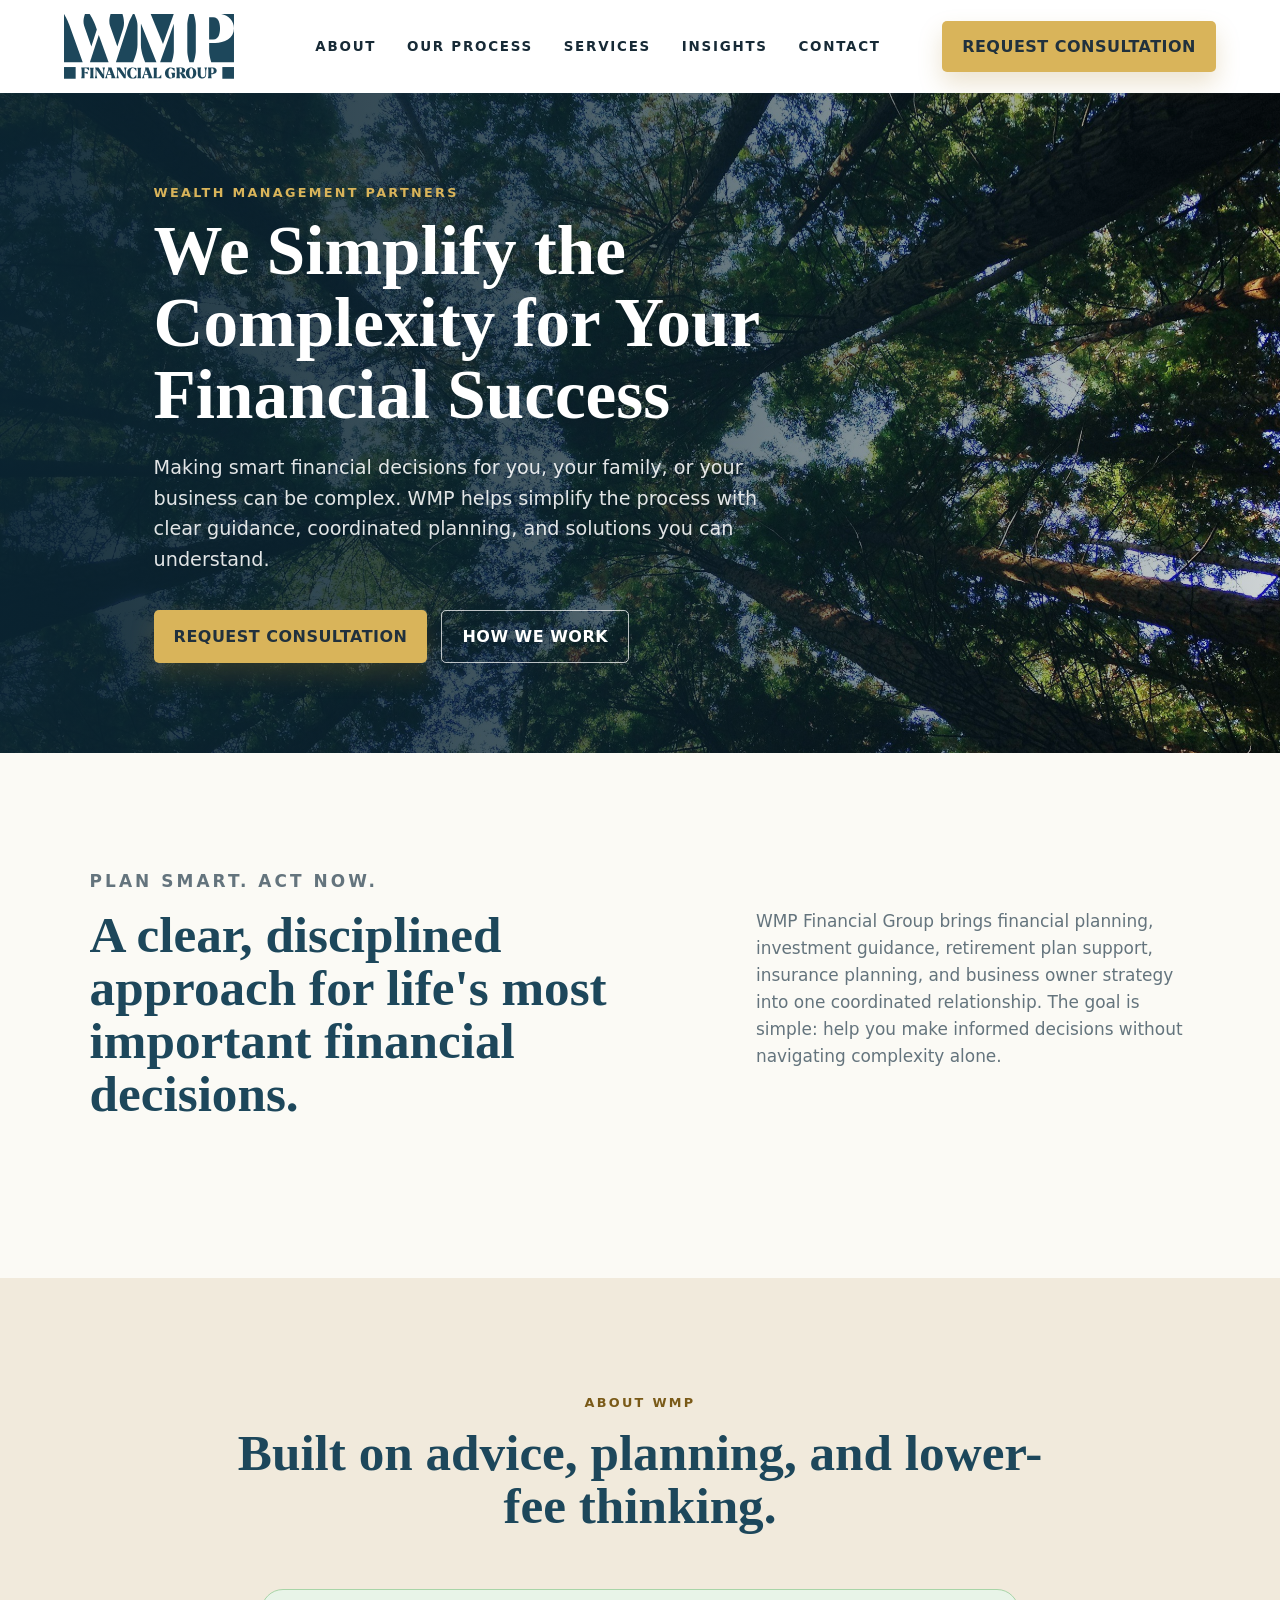
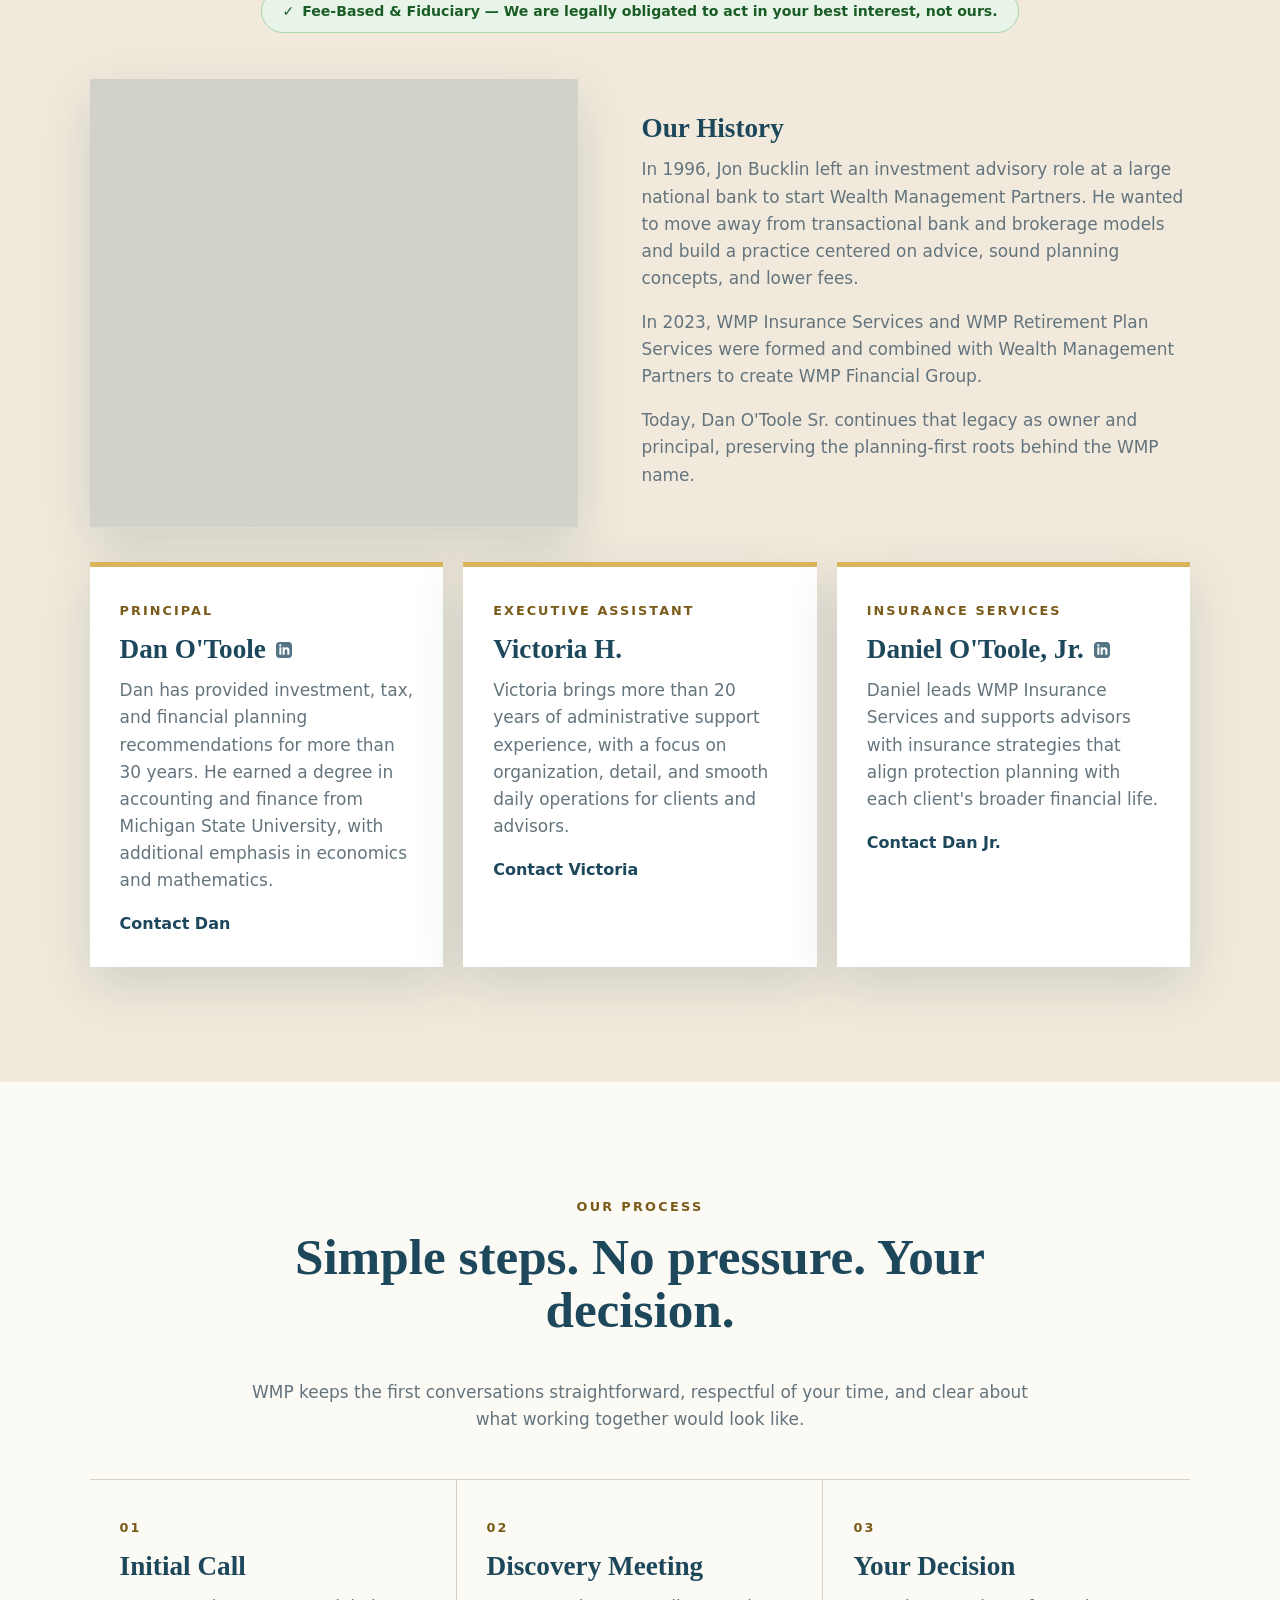
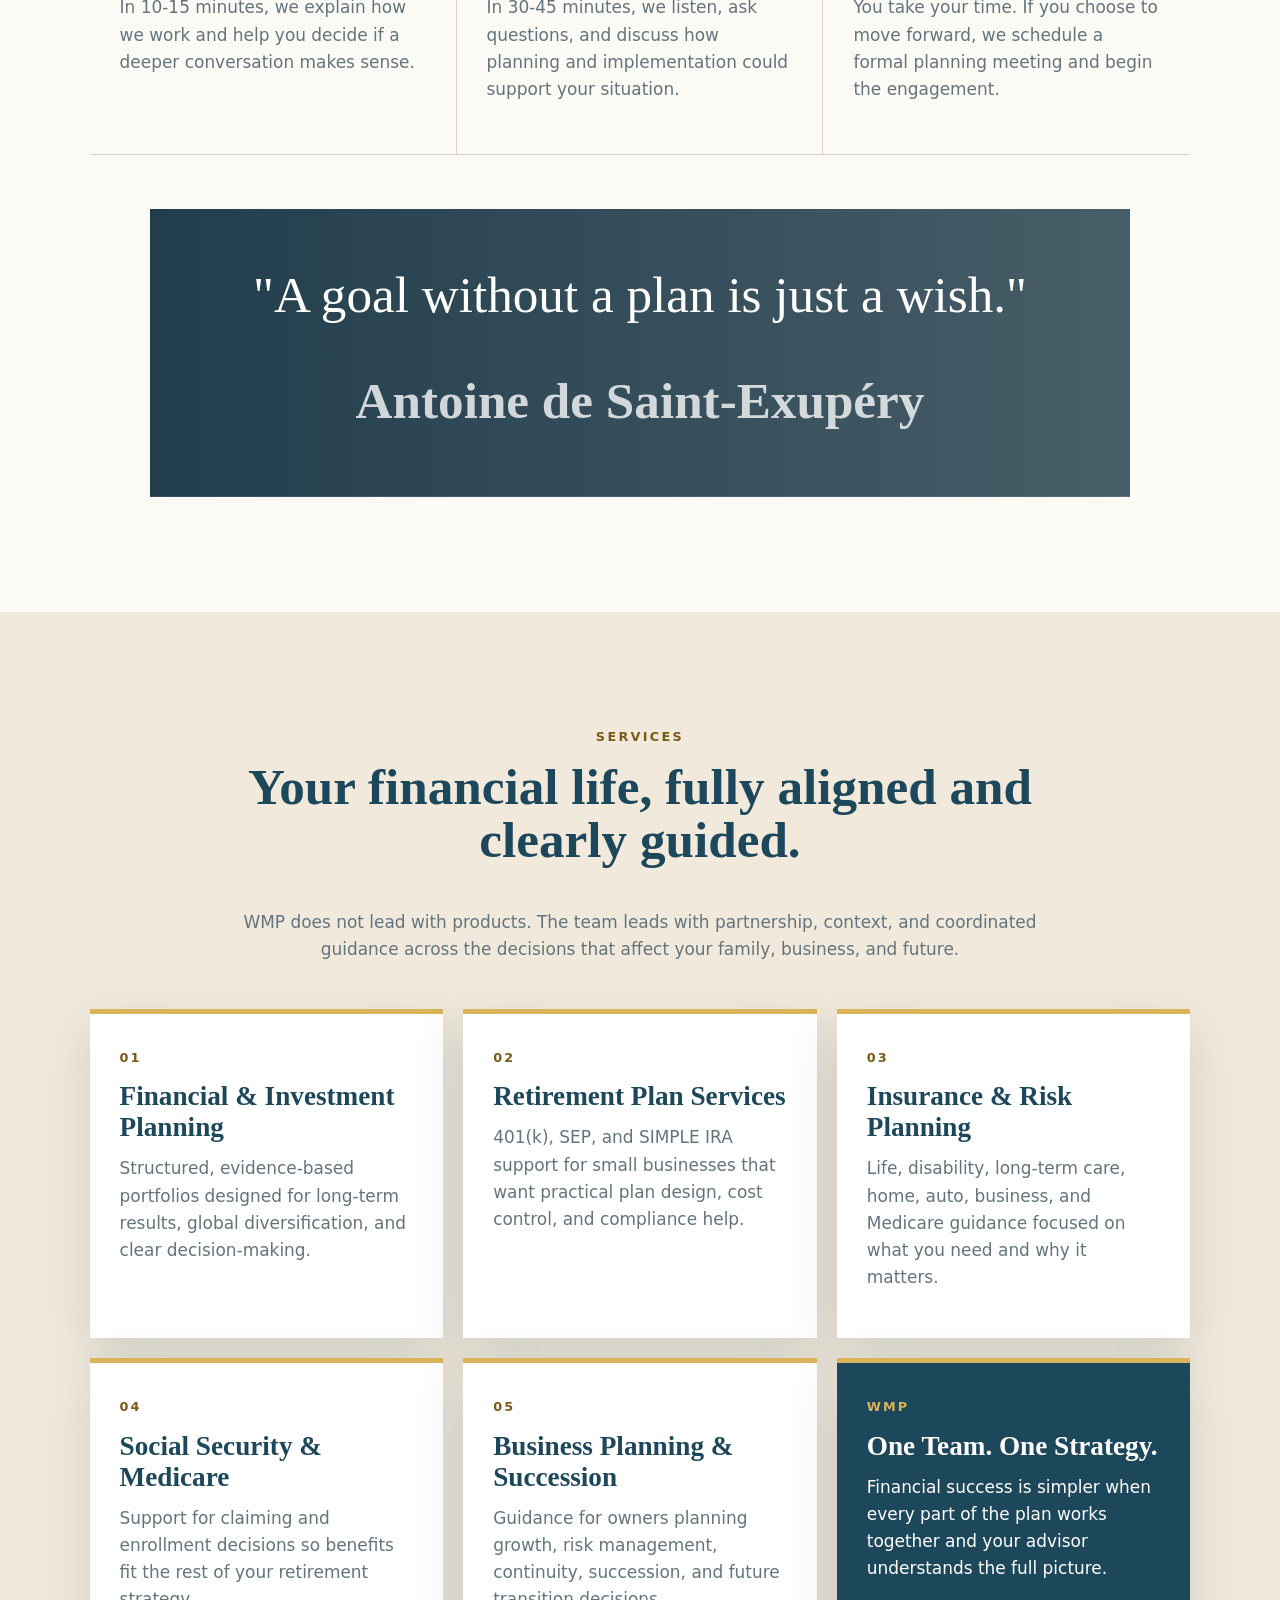
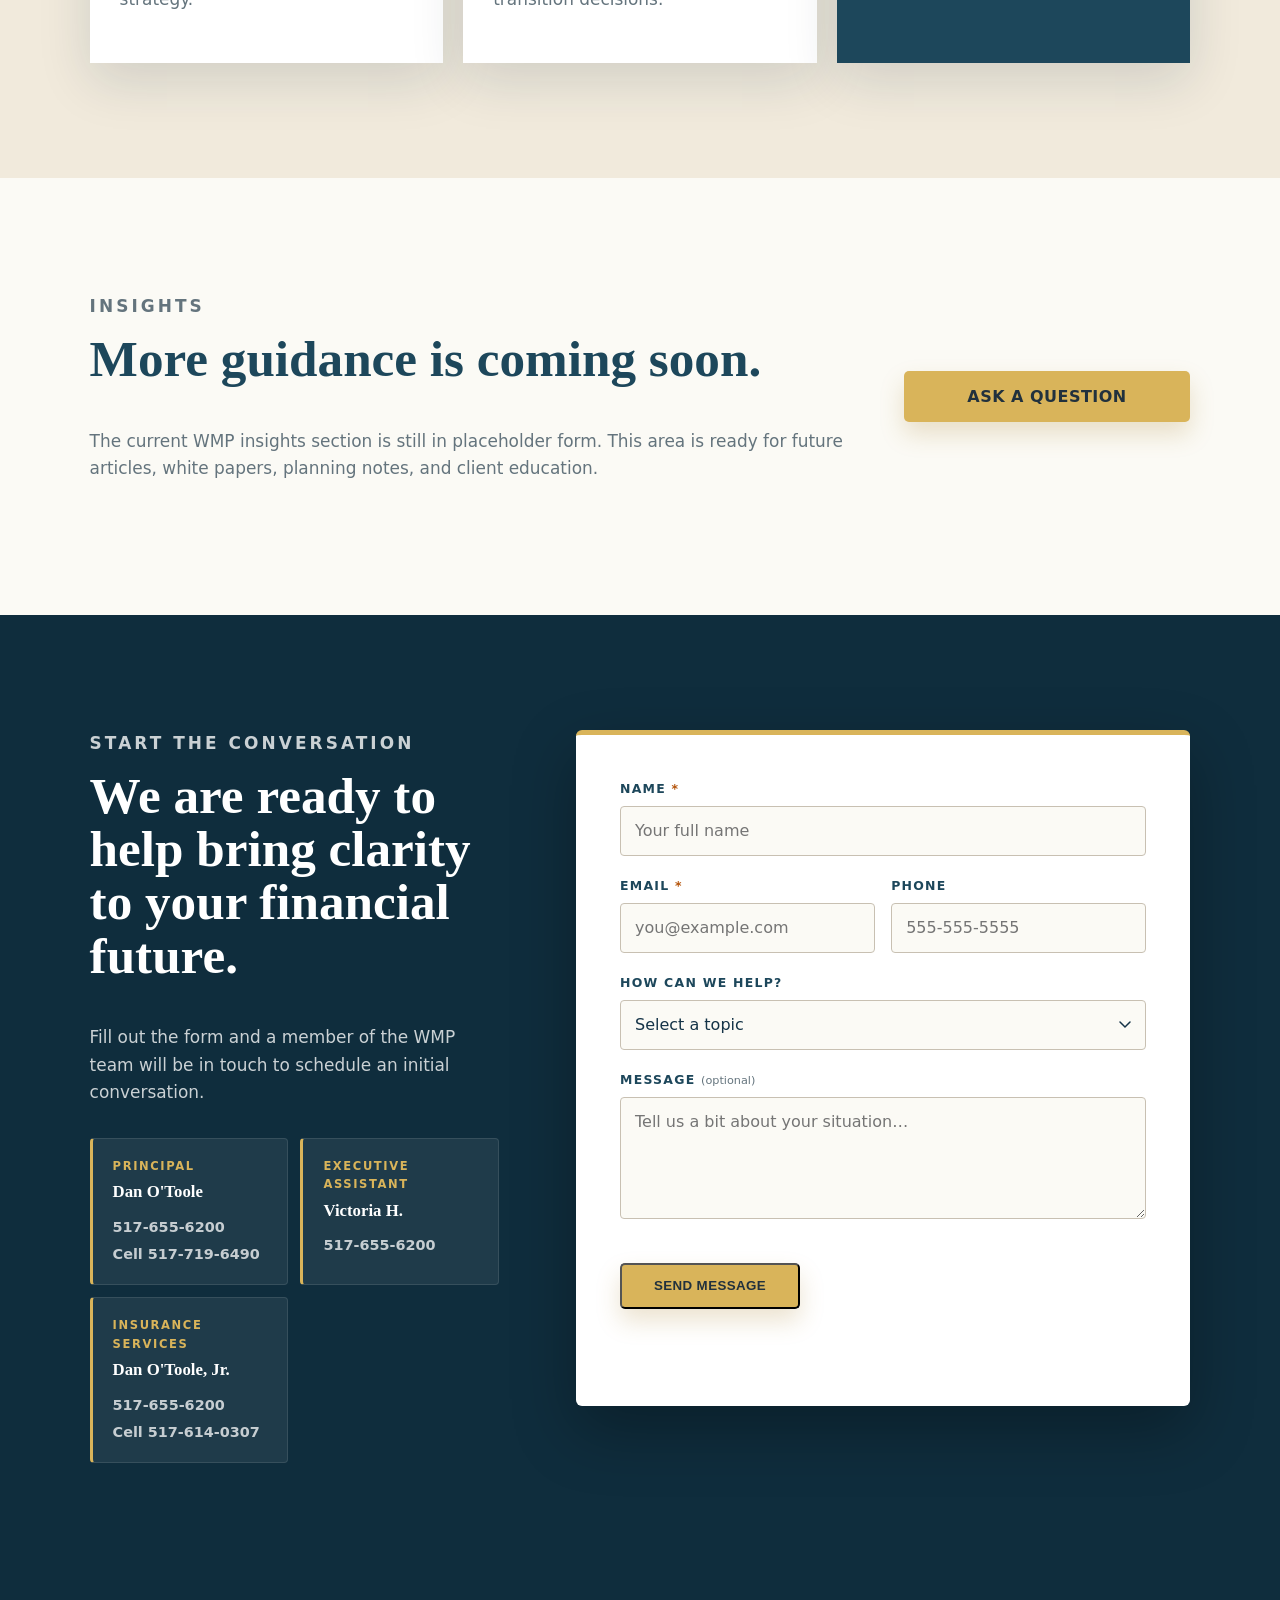
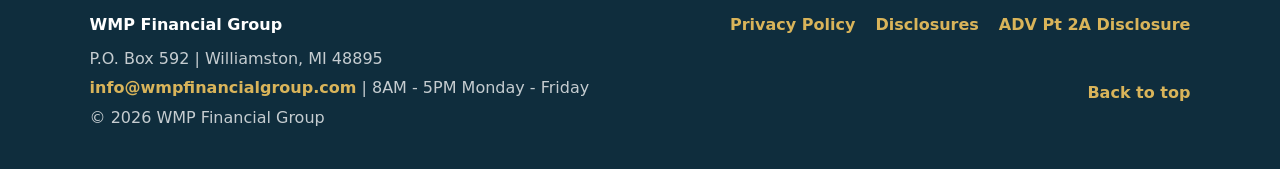
<file: index.html>
<!doctype html>
<html lang="en">
  <head>
    <meta charset="utf-8" />
    <meta name="viewport" content="width=device-width, initial-scale=1" />

    <!-- Primary SEO -->
    <title>WMP Financial Group | Fee-Based Financial Advisor | Williamston, MI</title>
    <meta name="description" content="WMP Financial Group offers fee-based financial planning, investment management, retirement plan services, insurance planning, and business succession in Williamston, MI. Clear guidance. Coordinated planning. Lower fees." />
    <link rel="canonical" href="https://wmpfinancialgroup.com/" />

    <!-- Favicon -->
    <link rel="icon" href="wmp-financial-group-logo.svg" type="image/svg+xml" />

    <!-- Geo / Local SEO -->
    <meta name="geo.region" content="US-MI" />
    <meta name="geo.placename" content="Williamston, Michigan" />
    <meta name="geo.position" content="42.6875;-84.2783" />
    <meta name="ICBM" content="42.6875, -84.2783" />

    <!-- Open Graph -->
    <meta property="og:type" content="website" />
    <meta property="og:site_name" content="WMP Financial Group" />
    <meta property="og:title" content="WMP Financial Group | Fee-Based Financial Advisor | Williamston, MI" />
    <meta property="og:description" content="Fee-based financial planning, investment management, retirement plan services, and insurance planning in Williamston, MI. Plan smart. Act now." />
    <meta property="og:url" content="https://wmpfinancialgroup.com/" />
    <meta property="og:image" content="https://wmpfinancialgroup.com/Images/hero image_files/unsplash-image-WgGJjGN4_ck.jpg" />
    <meta property="og:locale" content="en_US" />

    <!-- Twitter / X Card -->
    <meta name="twitter:card" content="summary_large_image" />
    <meta name="twitter:title" content="WMP Financial Group | Fee-Based Financial Advisor | Williamston, MI" />
    <meta name="twitter:description" content="Fee-based financial planning, investment guidance, and retirement services in Williamston, MI." />
    <meta name="twitter:image" content="https://wmpfinancialgroup.com/Images/hero image_files/unsplash-image-WgGJjGN4_ck.jpg" />

    <!-- Performance hints -->
    <link rel="preconnect" href="https://images.unsplash.com" />
    <link rel="dns-prefetch" href="https://images.unsplash.com" />
    <link rel="dns-prefetch" href="https://challenges.cloudflare.com" />
    <link rel="preload" as="image" href="Images/hero image_files/unsplash-image-WgGJjGN4_ck.jpg" fetchpriority="high" />

    <!-- JSON-LD Structured Data -->
    <script type="application/ld+json">
    {
      "@context": "https://schema.org",
      "@graph": [
        {
          "@type": ["FinancialService", "LocalBusiness"],
          "@id": "https://wmpfinancialgroup.com/#business",
          "name": "WMP Financial Group",
          "alternateName": "Wealth Management Partners",
          "description": "Fee-based financial planning, investment management, retirement plan services, insurance planning, and business succession guidance in Williamston, Michigan.",
          "url": "https://wmpfinancialgroup.com/",
          "logo": "https://wmpfinancialgroup.com/wmp-financial-group-logo.svg",
          "image": "https://wmpfinancialgroup.com/Images/hero image_files/unsplash-image-WgGJjGN4_ck.jpg",
          "telephone": "+1-517-655-6200",
          "email": "info@wmpfinancialgroup.com",
          "address": {
            "@type": "PostalAddress",
            "streetAddress": "P.O. Box 592",
            "addressLocality": "Williamston",
            "addressRegion": "MI",
            "postalCode": "48895",
            "addressCountry": "US"
          },
          "geo": {
            "@type": "GeoCoordinates",
            "latitude": 42.6875,
            "longitude": -84.2783
          },
          "openingHoursSpecification": [
            {
              "@type": "OpeningHoursSpecification",
              "dayOfWeek": ["Monday","Tuesday","Wednesday","Thursday","Friday"],
              "opens": "08:00",
              "closes": "17:00"
            }
          ],
          "areaServed": {
            "@type": "State",
            "name": "Michigan"
          },
          "hasOfferCatalog": {
            "@type": "OfferCatalog",
            "name": "Financial Services",
            "itemListElement": [
              {"@type": "Offer", "itemOffered": {"@type": "Service", "name": "Financial & Investment Planning"}},
              {"@type": "Offer", "itemOffered": {"@type": "Service", "name": "Retirement Plan Services"}},
              {"@type": "Offer", "itemOffered": {"@type": "Service", "name": "Insurance & Risk Planning"}},
              {"@type": "Offer", "itemOffered": {"@type": "Service", "name": "Social Security & Medicare Planning"}},
              {"@type": "Offer", "itemOffered": {"@type": "Service", "name": "Business Planning & Succession"}}
            ]
          },
          "sameAs": [
            "https://www.wmpfinancialgroup.com"
          ]
        },
        {
          "@type": "Person",
          "@id": "https://wmpfinancialgroup.com/#dan-otoole",
          "name": "Dan O'Toole",
          "jobTitle": "Principal, WMP Financial Group",
          "worksFor": {"@id": "https://wmpfinancialgroup.com/#business"},
          "description": "Dan O'Toole has provided investment, tax, and financial planning recommendations for more than 30 years. He holds a degree in accounting and finance from Michigan State University.",
          "email": "dan@wmpfinancialgroup.com",
          "telephone": "+1-517-655-6200",
          "sameAs": ["https://www.linkedin.com/in/daniel-o-toole-3382465/"]
        },
        {
          "@type": "Person",
          "@id": "https://wmpfinancialgroup.com/#daniel-otoole-jr",
          "name": "Daniel O'Toole, Jr.",
          "jobTitle": "Insurance Services, WMP Financial Group",
          "worksFor": {"@id": "https://wmpfinancialgroup.com/#business"},
          "description": "Daniel O'Toole Jr. leads WMP Insurance Services and supports clients with insurance strategies that align protection planning with their broader financial life.",
          "email": "danieljr@wmpfinancialgroup.com",
          "telephone": "+1-517-655-6200",
          "sameAs": ["https://www.linkedin.com/in/daniel-o-toole-84b789192/"]
        },
        {
          "@type": "WebSite",
          "@id": "https://wmpfinancialgroup.com/#website",
          "url": "https://wmpfinancialgroup.com/",
          "name": "WMP Financial Group",
          "publisher": {"@id": "https://wmpfinancialgroup.com/#business"}
        }
      ]
    }
    </script>

    <link rel="stylesheet" href="styles.css" />
    <script src="https://challenges.cloudflare.com/turnstile/v0/api.js" async defer></script>
  </head>
  <body>
    <a class="skip-link" href="#main-content">Skip to main content</a>

    <header class="site-header" id="top">
      <a class="brand" href="#top" aria-label="WMP Financial Group home">
        <img src="wmp-financial-group-logo.svg" alt="WMP Financial Group" />
      </a>

      <nav class="main-nav" id="main-nav" aria-label="Primary navigation">
        <a href="#about">About</a>
        <a href="#process">Our Process</a>
        <a href="#services">Services</a>
        <a href="#insights">Insights</a>
        <a href="#contact">Contact</a>
      </nav>

      <a class="header-cta" href="#contact">Request Consultation</a>

      <button
        class="nav-toggle"
        aria-expanded="false"
        aria-controls="main-nav"
        aria-label="Open navigation menu"
      >
        <span></span>
        <span></span>
        <span></span>
      </button>
    </header>

    <main id="main-content">
      <section class="hero" aria-labelledby="hero-title">
        <div class="hero-image" role="img" aria-label="A quiet lake at sunrise"></div>
        <div class="hero-content">
          <p class="eyebrow">Wealth Management Partners</p>
          <h1 id="hero-title">We Simplify the Complexity for Your Financial Success</h1>
          <p>
            Making smart financial decisions for you, your family, or your business can be
            complex. WMP helps simplify the process with clear guidance, coordinated planning,
            and solutions you can understand.
          </p>
          <div class="hero-actions">
            <a class="button button-gold" href="#contact">Request Consultation</a>
            <a class="button button-light" href="#process">How We Work</a>
          </div>
        </div>
      </section>

      <section class="intro section-pad" aria-labelledby="intro-title">
        <p class="section-label">Plan smart. Act now.</p>
        <div class="intro-grid">
          <h2 id="intro-title">A clear, disciplined approach for life's most important financial decisions.</h2>
          <p>
            WMP Financial Group brings financial planning, investment guidance, retirement plan
            support, insurance planning, and business owner strategy into one coordinated
            relationship. The goal is simple: help you make informed decisions without navigating
            complexity alone.
          </p>
        </div>
      </section>

      <section class="about section-pad" id="about" aria-labelledby="about-title">
        <div class="section-heading">
          <p class="eyebrow">About WMP</p>
          <h2 id="about-title">Built on advice, planning, and lower-fee thinking.</h2>
          <p class="fiduciary-badge" aria-label="WMP Financial Group is a fee-based fiduciary advisor">
            <span>&#10003;</span> Fee-Based &amp; Fiduciary &mdash; We are legally obligated to act in your best interest, not ours.
          </p>
        </div>

        <div class="story-grid">
          <div class="story-image" role="img" aria-label="Calm forest shoreline"></div>
          <div class="story-copy">
            <h3>Our History</h3>
            <p>
              In 1996, Jon Bucklin left an investment advisory role at a large national bank to
              start Wealth Management Partners. He wanted to move away from transactional bank and
              brokerage models and build a practice centered on advice, sound planning concepts,
              and lower fees.
            </p>
            <p>
              In 2023, WMP Insurance Services and WMP Retirement Plan Services were formed and
              combined with Wealth Management Partners to create WMP Financial Group.
            </p>
            <p>
              Today, Dan O'Toole Sr. continues that legacy as owner and principal, preserving the
              planning-first roots behind the WMP name.
            </p>
          </div>
        </div>

        <div class="team-grid" aria-label="WMP team">
          <article class="team-card">
            <span>Principal</span>
            <h3>
              Dan O'Toole
              <a class="linkedin-link" href="https://www.linkedin.com/in/daniel-o-toole-3382465/"
                 target="_blank" rel="noopener noreferrer"
                 aria-label="Dan O'Toole on LinkedIn">
                <svg aria-hidden="true" focusable="false" width="16" height="16" viewBox="0 0 24 24" fill="currentColor"><path d="M19 0h-14c-2.761 0-5 2.239-5 5v14c0 2.761 2.239 5 5 5h14c2.762 0 5-2.239 5-5v-14c0-2.761-2.238-5-5-5zm-11 19h-3v-11h3v11zm-1.5-12.268c-.966 0-1.75-.79-1.75-1.764s.784-1.764 1.75-1.764 1.75.79 1.75 1.764-.783 1.764-1.75 1.764zm13.5 12.268h-3v-5.604c0-3.368-4-3.113-4 0v5.604h-3v-11h3v1.765c1.396-2.586 7-2.777 7 2.476v6.759z"/></svg>
              </a>
            </h3>
            <p>
              Dan has provided investment, tax, and financial planning recommendations for more
              than 30 years. He earned a degree in accounting and finance from Michigan State
              University, with additional emphasis in economics and mathematics.
            </p>
            <a href="mailto:dan@wmpfinancialgroup.com">Contact Dan</a>
          </article>
          <article class="team-card">
            <span>Executive Assistant</span>
            <h3>Victoria H.</h3>
            <p>
              Victoria brings more than 20 years of administrative support experience, with a
              focus on organization, detail, and smooth daily operations for clients and advisors.
            </p>
            <a href="mailto:victoria@wmpfinancialgroup.com">Contact Victoria</a>
          </article>
          <article class="team-card">
            <span>Insurance Services</span>
            <h3>
              Daniel O'Toole, Jr.
              <a class="linkedin-link" href="https://www.linkedin.com/in/daniel-o-toole-84b789192/"
                 target="_blank" rel="noopener noreferrer"
                 aria-label="Daniel O'Toole Jr. on LinkedIn">
                <svg aria-hidden="true" focusable="false" width="16" height="16" viewBox="0 0 24 24" fill="currentColor"><path d="M19 0h-14c-2.761 0-5 2.239-5 5v14c0 2.761 2.239 5 5 5h14c2.762 0 5-2.239 5-5v-14c0-2.761-2.238-5-5-5zm-11 19h-3v-11h3v11zm-1.5-12.268c-.966 0-1.75-.79-1.75-1.764s.784-1.764 1.75-1.764 1.75.79 1.75 1.764-.783 1.764-1.75 1.764zm13.5 12.268h-3v-5.604c0-3.368-4-3.113-4 0v5.604h-3v-11h3v1.765c1.396-2.586 7-2.777 7 2.476v6.759z"/></svg>
              </a>
            </h3>
            <p>
              Daniel leads WMP Insurance Services and supports advisors with insurance strategies
              that align protection planning with each client's broader financial life.
            </p>
            <a href="mailto:danieljr@wmpfinancialgroup.com">Contact Dan Jr.</a>
          </article>
        </div>
      </section>

      <section class="process section-pad" id="process" aria-labelledby="process-title">
        <div class="section-heading">
          <p class="eyebrow">Our Process</p>
          <h2 id="process-title">Simple steps. No pressure. Your decision.</h2>
          <p>
            WMP keeps the first conversations straightforward, respectful of your time, and clear
            about what working together would look like.
          </p>
        </div>

        <div class="process-list">
          <article>
            <span>01</span>
            <h3>Initial Call</h3>
            <p>In 10-15 minutes, we explain how we work and help you decide if a deeper conversation makes sense.</p>
          </article>
          <article>
            <span>02</span>
            <h3>Discovery Meeting</h3>
            <p>In 30-45 minutes, we listen, ask questions, and discuss how planning and implementation could support your situation.</p>
          </article>
          <article>
            <span>03</span>
            <h3>Your Decision</h3>
            <p>You take your time. If you choose to move forward, we schedule a formal planning meeting and begin the engagement.</p>
          </article>
        </div>

        <div class="quote-band">
          <blockquote>
            <p>"A goal without a plan is just a wish."</p>
            <footer><cite>Antoine de Saint-Exup&eacute;ry</cite></footer>
          </blockquote>
        </div>
      </section>

      <section class="services section-pad" id="services" aria-labelledby="services-title">
        <div class="section-heading">
          <p class="eyebrow">Services</p>
          <h2 id="services-title">Your financial life, fully aligned and clearly guided.</h2>
          <p>
            WMP does not lead with products. The team leads with partnership, context, and
            coordinated guidance across the decisions that affect your family, business, and future.
          </p>
        </div>

        <div class="service-grid">
          <article class="service-card">
            <span class="card-number">01</span>
            <h3>Financial &amp; Investment Planning</h3>
            <p>Structured, evidence-based portfolios designed for long-term results, global diversification, and clear decision-making.</p>
          </article>
          <article class="service-card">
            <span class="card-number">02</span>
            <h3>Retirement Plan Services</h3>
            <p>401(k), SEP, and SIMPLE IRA support for small businesses that want practical plan design, cost control, and compliance help.</p>
          </article>
          <article class="service-card">
            <span class="card-number">03</span>
            <h3>Insurance &amp; Risk Planning</h3>
            <p>Life, disability, long-term care, home, auto, business, and Medicare guidance focused on what you need and why it matters.</p>
          </article>
          <article class="service-card">
            <span class="card-number">04</span>
            <h3>Social Security &amp; Medicare</h3>
            <p>Support for claiming and enrollment decisions so benefits fit the rest of your retirement strategy.</p>
          </article>
          <article class="service-card">
            <span class="card-number">05</span>
            <h3>Business Planning &amp; Succession</h3>
            <p>Guidance for owners planning growth, risk management, continuity, succession, and future transition decisions.</p>
          </article>
          <article class="service-card service-card-feature">
            <span class="card-number">WMP</span>
            <h3>One Team. One Strategy.</h3>
            <p>Financial success is simpler when every part of the plan works together and your advisor understands the full picture.</p>
          </article>
        </div>
      </section>

      <section class="insights section-pad" id="insights" aria-labelledby="insights-title">
        <div class="insights-copy">
          <p class="eyebrow">Insights</p>
          <h2 id="insights-title">More guidance is coming soon.</h2>
          <p>
            The current WMP insights section is still in placeholder form. This area is ready for
            future articles, white papers, planning notes, and client education.
          </p>
        </div>
        <a class="button button-gold" href="#contact">Ask a Question</a>
      </section>

      <section class="contact-band" id="contact" aria-labelledby="contact-title">
        <div class="contact-intro">
          <p class="eyebrow">Start the conversation</p>
          <h2 id="contact-title">We are ready to help bring clarity to your financial future.</h2>
          <p>Fill out the form and a member of the WMP team will be in touch to schedule an initial conversation.</p>

          <ul class="contact-phones" aria-label="Direct contact numbers">
            <li class="contact-phone-card">
              <span class="contact-phone-role">Principal</span>
              <strong class="contact-phone-name">Dan O'Toole</strong>
              <div class="contact-phone-numbers">
                <a href="tel:15176556200" aria-label="Call Dan O'Toole office: 517-655-6200">517-655-6200</a>
                <a href="tel:15177196490" aria-label="Call Dan O'Toole cell: 517-719-6490">Cell 517-719-6490</a>
              </div>
            </li>
            <li class="contact-phone-card">
              <span class="contact-phone-role">Executive Assistant</span>
              <strong class="contact-phone-name">Victoria H.</strong>
              <div class="contact-phone-numbers">
                <a href="tel:15176556200" aria-label="Call Victoria office: 517-655-6200">517-655-6200</a>
              </div>
            </li>
            <li class="contact-phone-card">
              <span class="contact-phone-role">Insurance Services</span>
              <strong class="contact-phone-name">Dan O'Toole, Jr.</strong>
              <div class="contact-phone-numbers">
                <a href="tel:15176556200" aria-label="Call Dan O'Toole Jr. office: 517-655-6200">517-655-6200</a>
                <a href="tel:15176140307" aria-label="Call Dan O'Toole Jr. cell: 517-614-0307">Cell 517-614-0307</a>
              </div>
            </li>
          </ul>
        </div>

        <form
          class="contact-form"
          id="contact-form"
          action="/contact"
          method="POST"
          novalidate
          aria-label="Contact form"
        >
          <!-- Honeypot — hidden from real users -->
          <input type="text" name="website" aria-hidden="true" tabindex="-1"
                 style="position:absolute;left:-9999px;width:1px;height:1px;overflow:hidden">

          <div class="form-row">
            <label for="cf-name">Name <span class="req" aria-hidden="true">*</span></label>
            <input id="cf-name" name="name" type="text" required aria-required="true"
                   autocomplete="name" placeholder="Your full name">
          </div>

          <div class="form-row form-row-half">
            <div>
              <label for="cf-email">Email <span class="req" aria-hidden="true">*</span></label>
              <input id="cf-email" name="email" type="email" required aria-required="true"
                     autocomplete="email" placeholder="you@example.com">
            </div>
            <div>
              <label for="cf-phone">Phone</label>
              <input id="cf-phone" name="phone" type="tel"
                     autocomplete="tel" placeholder="555-555-5555">
            </div>
          </div>

          <div class="form-row">
            <label for="cf-service">How can we help?</label>
            <select id="cf-service" name="service">
              <option value="">Select a topic</option>
              <option value="Financial Planning">Financial &amp; Investment Planning</option>
              <option value="Retirement Plan Services">Retirement Plan Services</option>
              <option value="Insurance Planning">Insurance &amp; Risk Planning</option>
              <option value="Social Security & Medicare">Social Security &amp; Medicare</option>
              <option value="Business Planning">Business Planning &amp; Succession</option>
              <option value="Other">Other / General Question</option>
            </select>
          </div>

          <div class="form-row">
            <label for="cf-message">Message <span class="form-optional">(optional)</span></label>
            <textarea id="cf-message" name="message" rows="4"
                      placeholder="Tell us a bit about your situation…"></textarea>
          </div>

          <!-- Cloudflare Turnstile bot protection -->
          <div class="cf-turnstile" data-sitekey="0x4AAAAAADf_Uuer-iK0ySNl" data-theme="light"></div>

          <div class="form-actions">
            <button type="submit" class="button button-gold">Send Message</button>
            <p class="form-status" id="form-status" aria-live="polite" hidden></p>
          </div>
          <noscript><p style="color:#8b1a1a;font-size:0.95rem;margin:0">JavaScript is required to submit this form. Please call us directly at <a href="tel:15176556200">517-655-6200</a>.</p></noscript>
        </form>
      </section>
    </main>

    <footer class="site-footer">
      <div>
        <strong>WMP Financial Group</strong>
        <p>P.O. Box 592 | Williamston, MI 48895</p>
        <p><a href="mailto:info@wmpfinancialgroup.com">info@wmpfinancialgroup.com</a> | 8AM - 5PM Monday - Friday</p>
        <p>&copy; 2026 WMP Financial Group</p>
      </div>
      <nav aria-label="Footer links">
        <a href="https://www.wmpfinancialgroup.com/s/WMP-Privacy-Policy.pdf">Privacy Policy</a>
        <a href="https://www.wmpfinancialgroup.com/s/WMP-Disclosures.pdf">Disclosures</a>
        <a href="https://www.wmpfinancialgroup.com/s/WMP-ADV-Disclosures.pdf">ADV Pt 2A Disclosure</a>
        <a href="#top">Back to top</a>
      </nav>
    </footer>
    <script>
      /* ── Contact form ── */
      (function () {
        var form   = document.getElementById('contact-form');
        var status = document.getElementById('form-status');
        if (!form || !status) return;

        form.addEventListener('submit', async function (e) {
          e.preventDefault();
          var btn = form.querySelector('button[type="submit"]');
          btn.disabled = true;
          btn.textContent = 'Sending…';
          status.hidden = true;
          status.className = 'form-status';

          try {
            var res  = await fetch('/contact', { method: 'POST', body: new FormData(form) });
            var data = await res.json();
            if (data.success) {
              status.textContent = '✓ Message sent — we\'ll be in touch soon.';
              status.className = 'form-status form-success';
              form.reset();
            } else {
              status.textContent = data.error || 'Something went wrong. Please try again.';
              status.className = 'form-status form-error';
            }
          } catch (_) {
            status.textContent = 'Network error. Please call us directly at 517-655-6200.';
            status.className = 'form-status form-error';
          }

          status.hidden = false;
          btn.disabled = false;
          btn.textContent = 'Send Message';
        });
      })();
    </script>

    <script>
      /* ── Hamburger nav ── */
      (function () {
        var toggle = document.querySelector('.nav-toggle');
        var nav = document.getElementById('main-nav');
        if (!toggle || !nav) return;

        toggle.addEventListener('click', function () {
          var expanded = toggle.getAttribute('aria-expanded') === 'true';
          toggle.setAttribute('aria-expanded', String(!expanded));
          toggle.setAttribute('aria-label', expanded ? 'Open navigation menu' : 'Close navigation menu');
          nav.classList.toggle('is-open', !expanded);
        });

        document.addEventListener('keydown', function (e) {
          if (e.key === 'Escape' && toggle.getAttribute('aria-expanded') === 'true') {
            toggle.setAttribute('aria-expanded', 'false');
            toggle.setAttribute('aria-label', 'Open navigation menu');
            nav.classList.remove('is-open');
            toggle.focus();
          }
        });

        nav.querySelectorAll('a').forEach(function (link) {
          link.addEventListener('click', function () {
            if (window.innerWidth <= 640) {
              toggle.setAttribute('aria-expanded', 'false');
              toggle.setAttribute('aria-label', 'Open navigation menu');
              nav.classList.remove('is-open');
            }
          });
        });
      })();
    </script>
  </body>
</html>
</file>
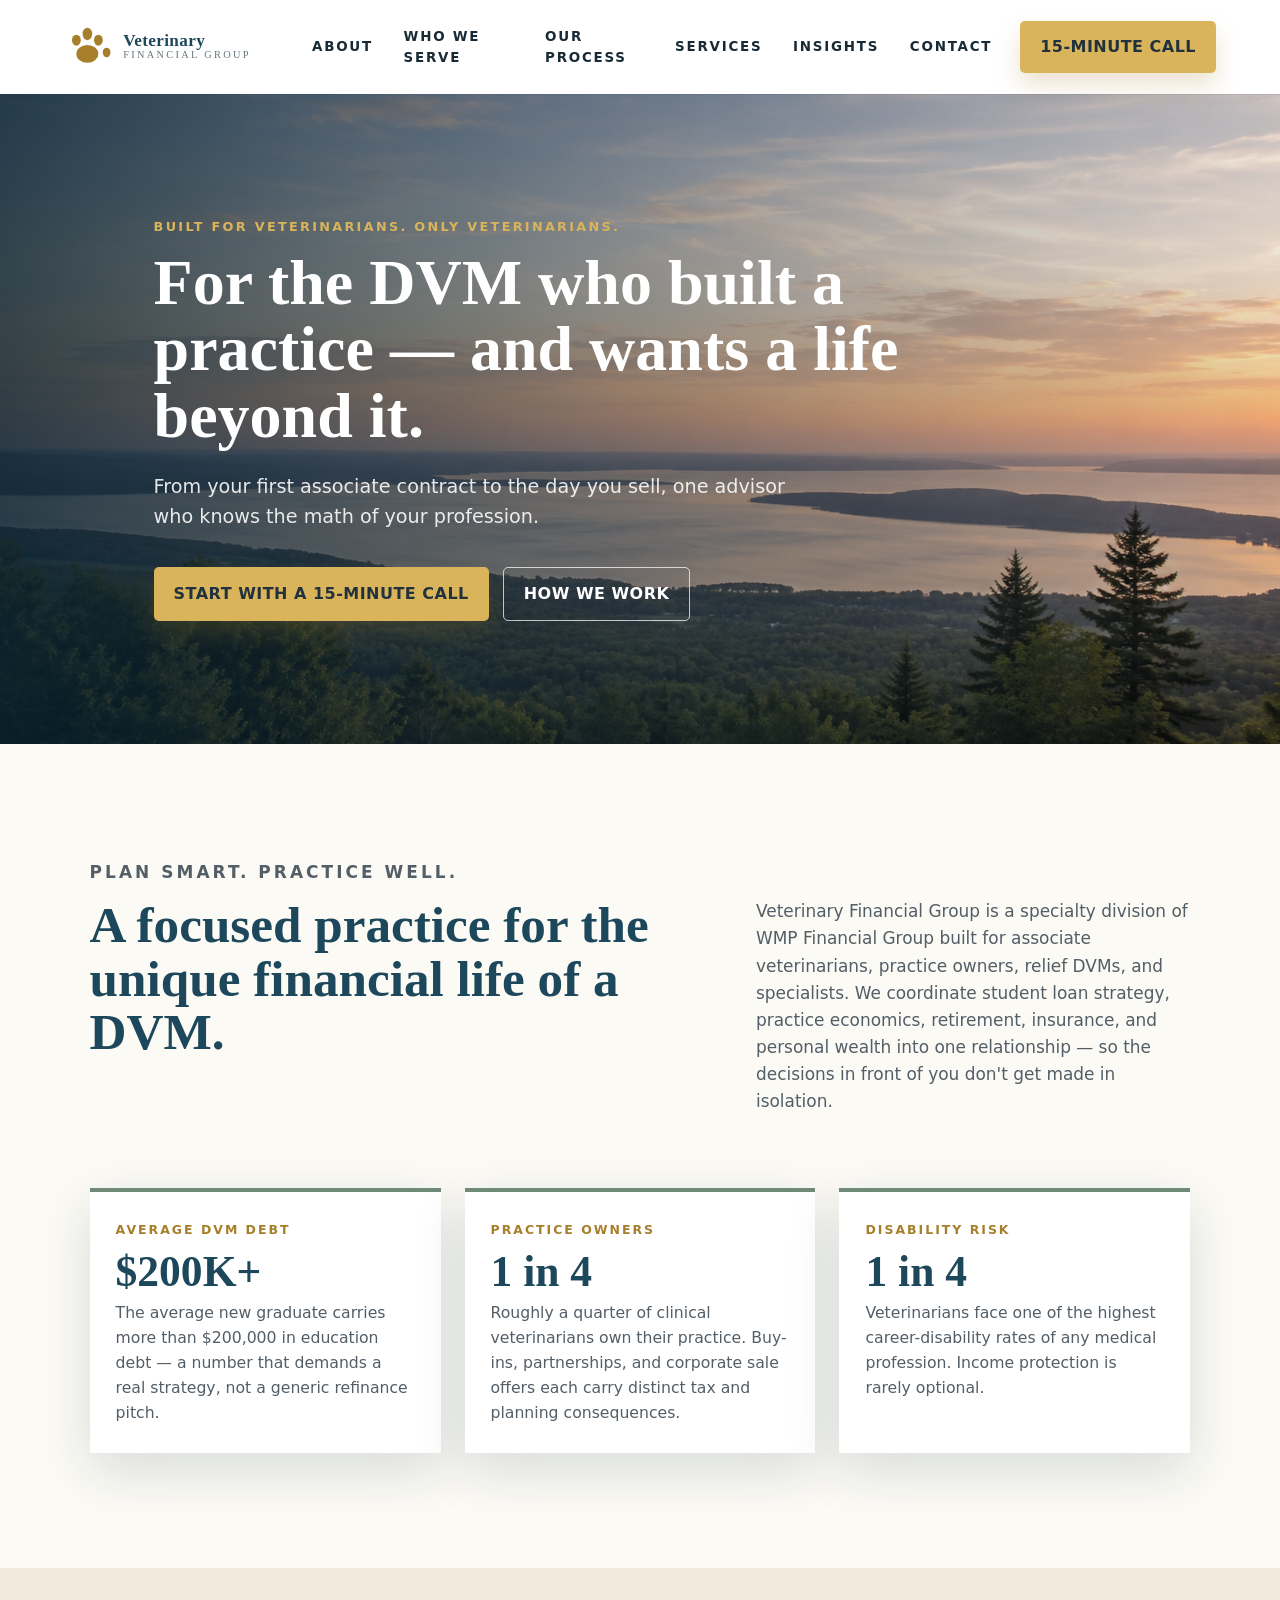
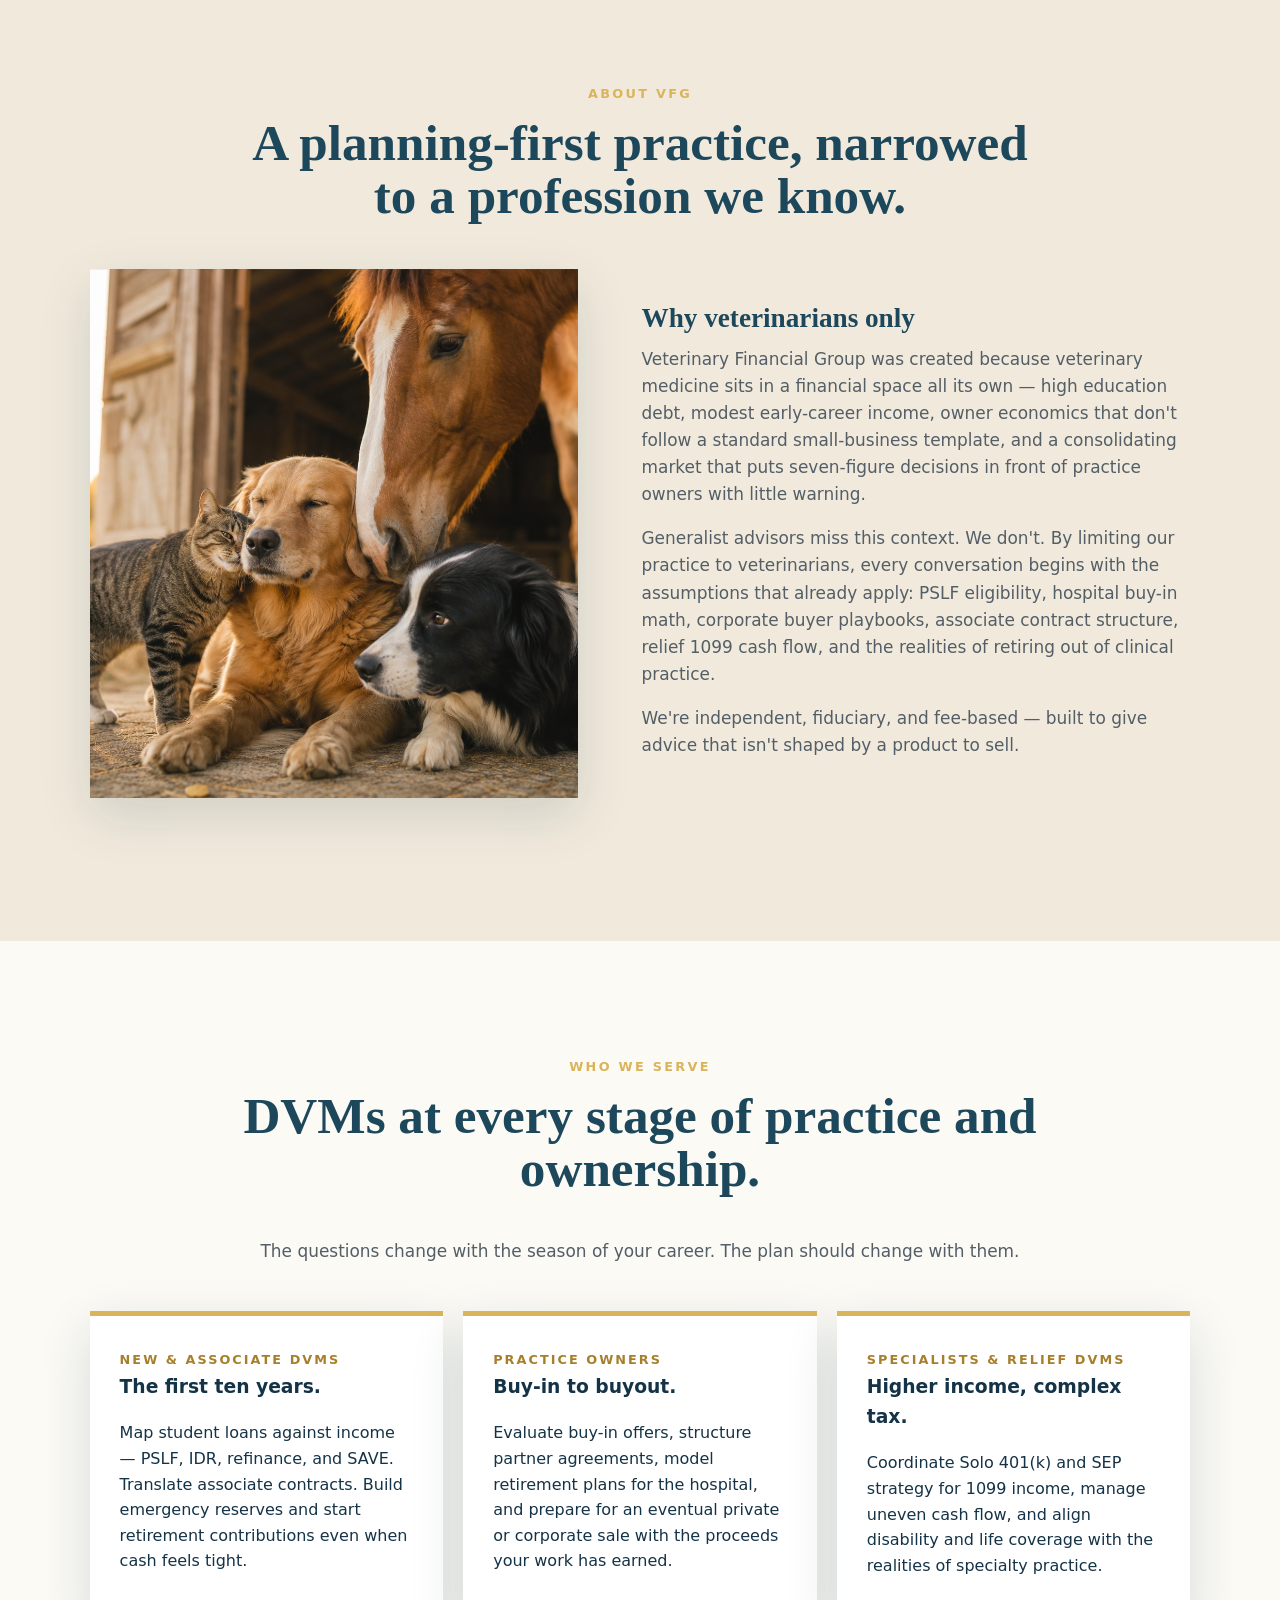
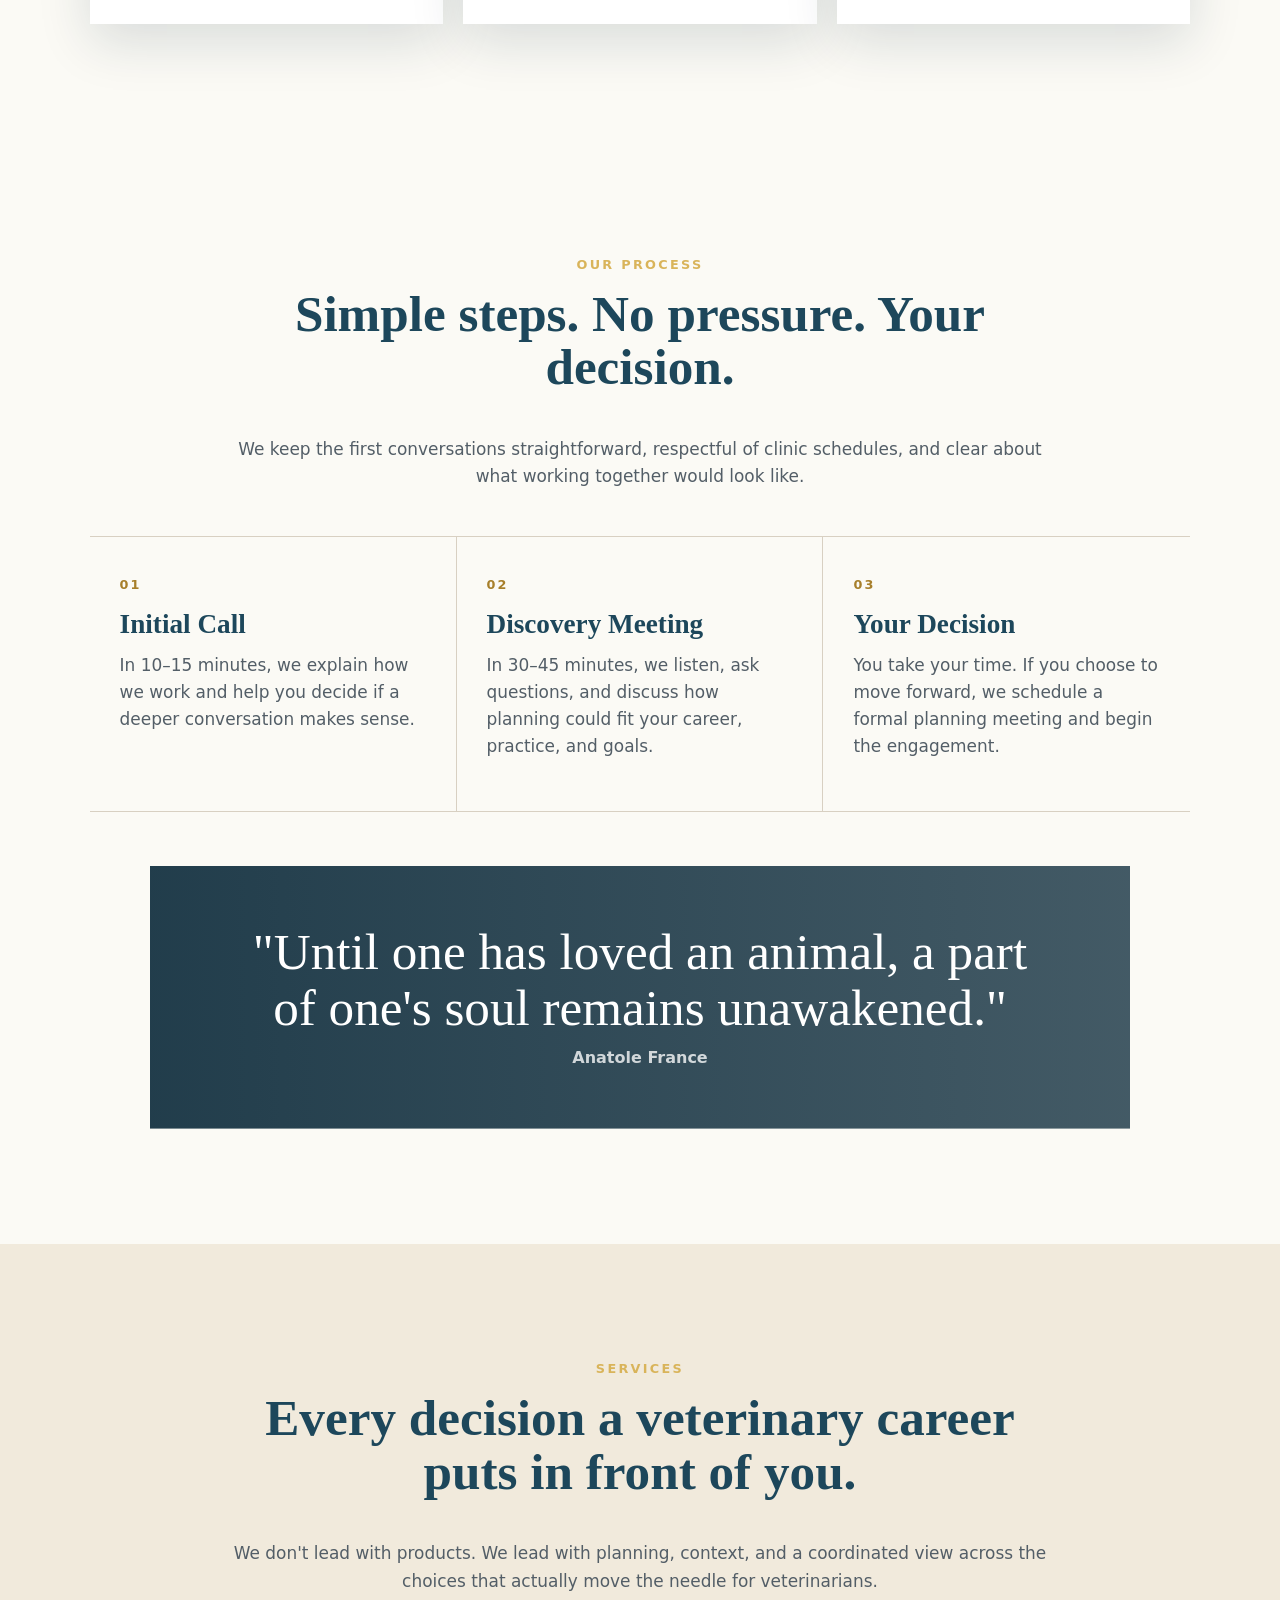
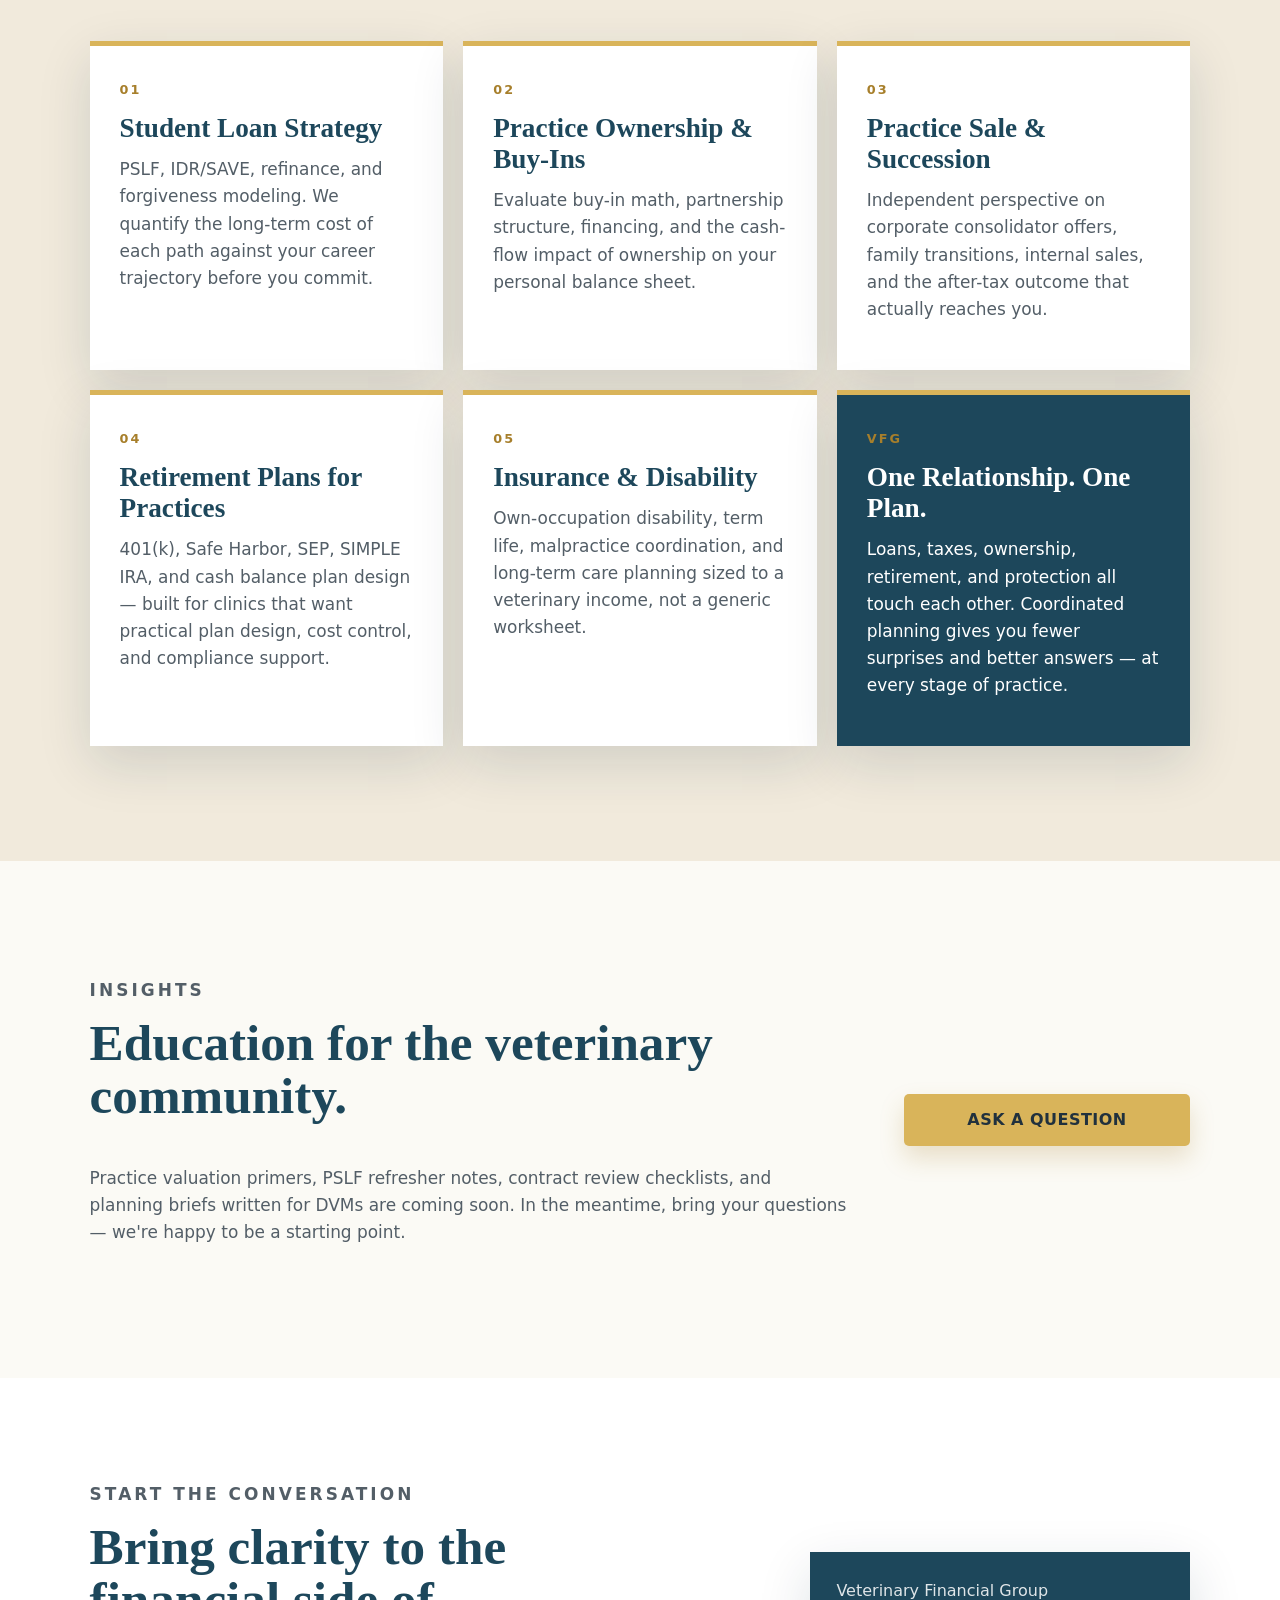
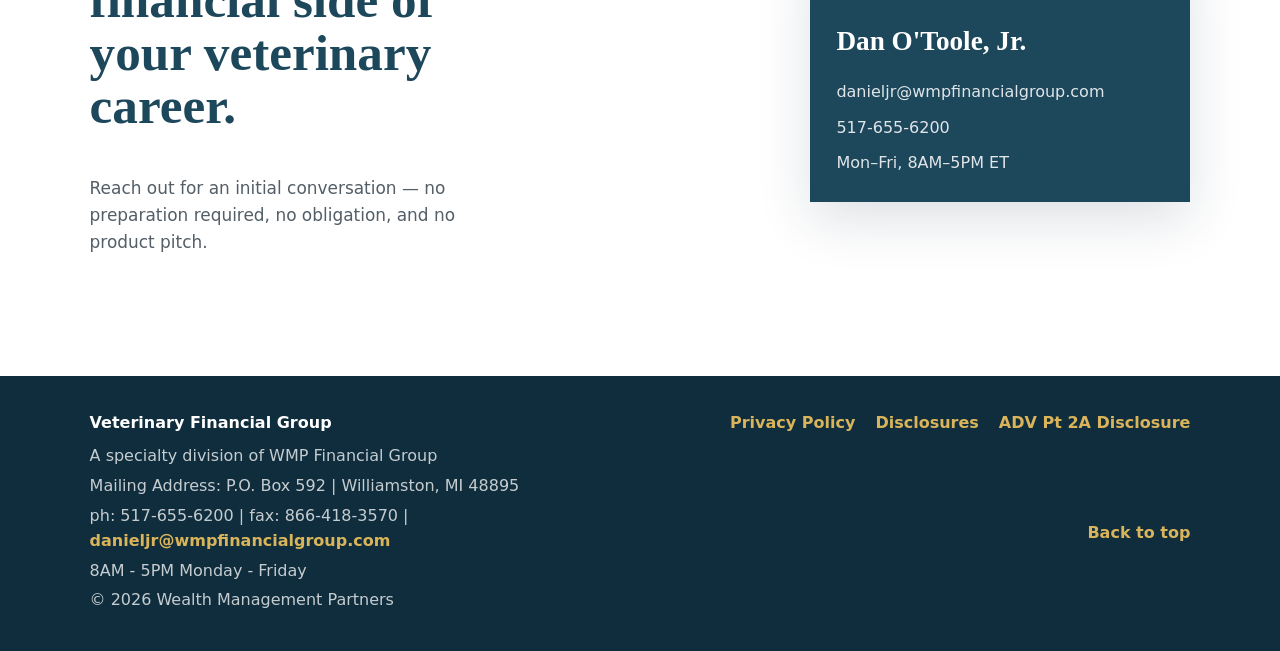
<file: WMP Vet/index.html>
<!doctype html>
<html lang="en">
  <head>
    <meta charset="utf-8" />
    <meta name="viewport" content="width=device-width, initial-scale=1" />
    <title>Veterinary Financial Group | Financial Planning Built for Veterinarians</title>
    <meta
      name="description"
      content="Veterinary Financial Group serves veterinarians only — student loan strategy, practice ownership, retirement, insurance, and personal wealth planning for DVMs at every career stage."
    />
    <link rel="preconnect" href="https://images.unsplash.com" />
    <link rel="stylesheet" href="styles.css" />
  </head>
  <body>
    <a class="skip-link" href="#main">Skip to main content</a>
    <header class="site-header" id="top">
      <a class="brand" href="#top" aria-label="Veterinary Financial Group home">
        <img src="vfg-logo.svg" alt="Veterinary Financial Group" />
      </a>

      <nav class="main-nav" aria-label="Primary navigation">
        <a href="#about">About</a>
        <a href="#who">Who We Serve</a>
        <a href="#process">Our Process</a>
        <a href="#services">Services</a>
        <a href="#insights">Insights</a>
        <a href="#contact">Contact</a>
      </nav>

      <a class="header-cta" href="#contact">15-Minute Call</a>
    </header>

    <main id="main">
      <section class="hero" aria-labelledby="hero-title">
        <div class="hero-image" role="img" aria-label="A serene overlook of a lake and islands at sunset, framed by forest"></div>
        <div class="hero-content">
          <p class="eyebrow">Built for veterinarians. Only veterinarians.</p>
          <h1 id="hero-title">For the DVM who built a practice — and wants a life beyond it.</h1>
          <p>
            From your first associate contract to the day you sell, one advisor who knows the
            math of your profession.
          </p>
          <div class="hero-actions">
            <a class="button button-gold" href="#contact">Start with a 15-Minute Call</a>
            <a class="button button-light" href="#process">How We Work</a>
          </div>
        </div>
      </section>

      <section class="intro section-pad" aria-labelledby="intro-title">
        <p class="section-label">Plan smart. Practice well.</p>
        <div class="intro-grid">
          <h2 id="intro-title">A focused practice for the unique financial life of a DVM.</h2>
          <p>
            Veterinary Financial Group is a specialty division of WMP Financial Group built for
            associate veterinarians, practice owners, relief DVMs, and specialists. We coordinate
            student loan strategy, practice economics, retirement, insurance, and personal wealth
            into one relationship — so the decisions in front of you don't get made in isolation.
          </p>
        </div>

        <div class="stat-row" aria-label="Why a vet-specific advisor">
          <article>
            <span>Average DVM Debt</span>
            <strong>$200K+</strong>
            <p>The average new graduate carries more than $200,000 in education debt — a number that demands a real strategy, not a generic refinance pitch.</p>
          </article>
          <article>
            <span>Practice Owners</span>
            <strong>1 in 4</strong>
            <p>Roughly a quarter of clinical veterinarians own their practice. Buy-ins, partnerships, and corporate sale offers each carry distinct tax and planning consequences.</p>
          </article>
          <article>
            <span>Disability Risk</span>
            <strong>1 in 4</strong>
            <p>Veterinarians face one of the highest career-disability rates of any medical profession. Income protection is rarely optional.</p>
          </article>
        </div>
      </section>

      <section class="about section-pad" id="about" aria-labelledby="about-title">
        <div class="section-heading">
          <p class="eyebrow">About VFG</p>
          <h2 id="about-title">A planning-first practice, narrowed to a profession we know.</h2>
        </div>

        <div class="story-grid">
          <div class="story-image" role="img" aria-label="A golden retriever, border collie, two cats, and a horse resting together at golden hour"></div>
          <div class="story-copy">
            <h3>Why veterinarians only</h3>
            <p>
              Veterinary Financial Group was created because veterinary medicine sits in a
              financial space all its own — high education debt, modest early-career income,
              owner economics that don't follow a standard small-business template, and a
              consolidating market that puts seven-figure decisions in front of practice owners
              with little warning.
            </p>
            <p>
              Generalist advisors miss this context. We don't. By limiting our practice to
              veterinarians, every conversation begins with the assumptions that already apply:
              PSLF eligibility, hospital buy-in math, corporate buyer playbooks, associate
              contract structure, relief 1099 cash flow, and the realities of retiring out of
              clinical practice.
            </p>
            <p>
              We're independent, fiduciary, and fee-based — built to give advice that isn't
              shaped by a product to sell.
            </p>
          </div>
        </div>
      </section>

      <section class="who section-pad" id="who" aria-labelledby="who-title" style="background: var(--paper);">
        <div class="section-heading">
          <p class="eyebrow">Who We Serve</p>
          <h2 id="who-title">DVMs at every stage of practice and ownership.</h2>
          <p>
            The questions change with the season of your career. The plan should change with them.
          </p>
        </div>

        <div class="who-grid">
          <article>
            <span>New &amp; Associate DVMs</span>
            <h3>The first ten years.</h3>
            <p>
              Map student loans against income — PSLF, IDR, refinance, and SAVE. Translate associate
              contracts. Build emergency reserves and start retirement contributions even when cash
              feels tight.
            </p>
          </article>
          <article>
            <span>Practice Owners</span>
            <h3>Buy-in to buyout.</h3>
            <p>
              Evaluate buy-in offers, structure partner agreements, model retirement plans for the
              hospital, and prepare for an eventual private or corporate sale with the proceeds
              your work has earned.
            </p>
          </article>
          <article>
            <span>Specialists &amp; Relief DVMs</span>
            <h3>Higher income, complex tax.</h3>
            <p>
              Coordinate Solo 401(k) and SEP strategy for 1099 income, manage uneven cash flow,
              and align disability and life coverage with the realities of specialty practice.
            </p>
          </article>
        </div>
      </section>

      <section class="process section-pad" id="process" aria-labelledby="process-title">
        <div class="section-heading">
          <p class="eyebrow">Our Process</p>
          <h2 id="process-title">Simple steps. No pressure. Your decision.</h2>
          <p>
            We keep the first conversations straightforward, respectful of clinic schedules, and
            clear about what working together would look like.
          </p>
        </div>

        <div class="process-list">
          <article>
            <span>01</span>
            <h3>Initial Call</h3>
            <p>In 10–15 minutes, we explain how we work and help you decide if a deeper conversation makes sense.</p>
          </article>
          <article>
            <span>02</span>
            <h3>Discovery Meeting</h3>
            <p>In 30–45 minutes, we listen, ask questions, and discuss how planning could fit your career, practice, and goals.</p>
          </article>
          <article>
            <span>03</span>
            <h3>Your Decision</h3>
            <p>You take your time. If you choose to move forward, we schedule a formal planning meeting and begin the engagement.</p>
          </article>
        </div>

        <div class="quote-band">
          <blockquote>
            "Until one has loved an animal, a part of one's soul remains unawakened."
          </blockquote>
          <cite>Anatole France</cite>
        </div>
      </section>

      <section class="services section-pad" id="services" aria-labelledby="services-title">
        <div class="section-heading">
          <p class="eyebrow">Services</p>
          <h2 id="services-title">Every decision a veterinary career puts in front of you.</h2>
          <p>
            We don't lead with products. We lead with planning, context, and a coordinated view
            across the choices that actually move the needle for veterinarians.
          </p>
        </div>

        <div class="service-grid">
          <article class="service-card">
            <span class="card-number">01</span>
            <h3>Student Loan Strategy</h3>
            <p>PSLF, IDR/SAVE, refinance, and forgiveness modeling. We quantify the long-term cost of each path against your career trajectory before you commit.</p>
          </article>
          <article class="service-card">
            <span class="card-number">02</span>
            <h3>Practice Ownership &amp; Buy-Ins</h3>
            <p>Evaluate buy-in math, partnership structure, financing, and the cash-flow impact of ownership on your personal balance sheet.</p>
          </article>
          <article class="service-card">
            <span class="card-number">03</span>
            <h3>Practice Sale &amp; Succession</h3>
            <p>Independent perspective on corporate consolidator offers, family transitions, internal sales, and the after-tax outcome that actually reaches you.</p>
          </article>
          <article class="service-card">
            <span class="card-number">04</span>
            <h3>Retirement Plans for Practices</h3>
            <p>401(k), Safe Harbor, SEP, SIMPLE IRA, and cash balance plan design — built for clinics that want practical plan design, cost control, and compliance support.</p>
          </article>
          <article class="service-card">
            <span class="card-number">05</span>
            <h3>Insurance &amp; Disability</h3>
            <p>Own-occupation disability, term life, malpractice coordination, and long-term care planning sized to a veterinary income, not a generic worksheet.</p>
          </article>
          <article class="service-card service-card-feature">
            <span class="card-number">VFG</span>
            <h3>One Relationship. One Plan.</h3>
            <p>Loans, taxes, ownership, retirement, and protection all touch each other. Coordinated planning gives you fewer surprises and better answers — at every stage of practice.</p>
          </article>
        </div>
      </section>

      <section class="insights section-pad" id="insights" aria-labelledby="insights-title">
        <div class="insights-copy">
          <p class="eyebrow">Insights</p>
          <h2 id="insights-title">Education for the veterinary community.</h2>
          <p>
            Practice valuation primers, PSLF refresher notes, contract review checklists, and
            planning briefs written for DVMs are coming soon. In the meantime, bring your
            questions — we're happy to be a starting point.
          </p>
        </div>
        <a class="button button-gold" href="#contact">Ask a Question</a>
      </section>

      <section class="contact-band" id="contact" aria-labelledby="contact-title">
        <div>
          <p class="eyebrow">Start the conversation</p>
          <h2 id="contact-title">Bring clarity to the financial side of your veterinary career.</h2>
          <p>
            Reach out for an initial conversation — no preparation required, no obligation, and
            no product pitch.
          </p>
        </div>
        <div class="contact-grid">
          <article class="contact-card">
            <span>Veterinary Financial Group</span>
            <h3>Dan O'Toole, Jr.</h3>
            <a href="mailto:danieljr@wmpfinancialgroup.com">danieljr@wmpfinancialgroup.com</a>
            <a href="tel:15176556200">517-655-6200</a>
            <span>Mon–Fri, 8AM–5PM ET</span>
          </article>
        </div>
      </section>
    </main>

    <footer class="site-footer">
      <div>
        <strong>Veterinary Financial Group</strong>
        <p>A specialty division of WMP Financial Group</p>
        <p>Mailing Address: P.O. Box 592 | Williamston, MI 48895</p>
        <p>ph: 517-655-6200 | fax: 866-418-3570 | <a href="mailto:danieljr@wmpfinancialgroup.com">danieljr@wmpfinancialgroup.com</a></p>
        <p>8AM - 5PM Monday - Friday</p>
        <p>© 2026 Wealth Management Partners</p>
      </div>
      <nav aria-label="Footer links">
        <a href="https://www.wmpfinancialgroup.com/s/WMP-Privacy-Policy.pdf">Privacy Policy</a>
        <a href="https://www.wmpfinancialgroup.com/s/WMP-Disclosures.pdf">Disclosures</a>
        <a href="https://www.wmpfinancialgroup.com/s/WMP-ADV-Disclosures.pdf">ADV Pt 2A Disclosure</a>
        <a href="#top">Back to top</a>
      </nav>
    </footer>
  </body>
</html>
</file>
<file: styles.css>
:root {
  --ink: #143347;
  --navy: #1d475b;
  --navy-dark: #0f2d3d;
  --blue: #315f73;
  --gold: #d9b45a;
  --gold-dark: #a77f2b;
  --gold-text: #7a5a18; /* accessible gold for small text on light backgrounds — 5.6:1 on white */
  --paper: #fbfaf5;
  --cream: #f1eadc;
  --stone: #d8d0c2;
  --muted: #64747d;
  --white: #ffffff;
  --shadow: 0 18px 50px rgba(15, 45, 61, 0.14);
}

* {
  box-sizing: border-box;
}

html {
  scroll-behavior: smooth;
}

body {
  margin: 0;
  color: var(--ink);
  background: var(--paper);
  font-family: "Avenir Next", Avenir, "Segoe UI", system-ui, sans-serif;
  line-height: 1.6;
}

/* ── Skip link ─────────────────────────────────────── */
.skip-link {
  position: fixed;
  top: -100px;
  left: 50%;
  transform: translateX(-50%);
  padding: 12px 24px;
  background: var(--gold);
  color: var(--ink);
  font-weight: 900;
  text-decoration: none;
  z-index: 10000;
  border-radius: 0 0 6px 6px;
  white-space: nowrap;
  transition: top 0.15s;
}
.skip-link:focus {
  top: 0;
}

/* ── Focus styles ──────────────────────────────────── */
:focus-visible {
  outline: 3px solid var(--gold-dark);
  outline-offset: 3px;
  border-radius: 2px;
}

/* Light outline on dark-background elements */
.hero :focus-visible,
.quote-band :focus-visible,
.service-card-feature :focus-visible,
.contact-band :focus-visible,
.site-footer :focus-visible {
  outline-color: var(--gold);
}

/* Form inputs use custom border+shadow focus — suppress default outline */
.contact-form input:focus-visible,
.contact-form select:focus-visible,
.contact-form textarea:focus-visible {
  outline: 2px solid var(--navy);
  outline-offset: 0;
}

a {
  color: inherit;
  text-decoration: none;
}

/* ── Header ────────────────────────────────────────── */
.site-header {
  position: sticky;
  top: 0;
  z-index: 10;
  display: flex;
  align-items: center;
  justify-content: space-between;
  gap: 28px;
  min-height: 92px;
  padding: 14px clamp(20px, 5vw, 72px);
  background: rgba(255, 255, 255, 0.96);
  box-shadow: 0 1px 0 rgba(29, 71, 91, 0.1);
  backdrop-filter: blur(12px);
}

.brand {
  display: inline-flex;
  align-items: center;
  min-width: 190px;
}

.brand img {
  width: 170px;
  height: auto;
  display: block;
}

.main-nav {
  display: flex;
  align-items: center;
  justify-content: center;
  gap: clamp(16px, 2.4vw, 34px);
  color: #172a36;
  font-size: 0.84rem;
  font-weight: 800;
  letter-spacing: 0.13em;
  text-transform: uppercase;
}

.main-nav a {
  padding-block: 10px;
  white-space: nowrap;
}

.main-nav a:hover {
  color: var(--gold-dark);
  text-decoration: underline;
}

.site-footer a:hover {
  color: #e8c97a; /* lighter gold stays legible on dark footer bg */
  text-decoration: underline;
}

/* Hamburger toggle — hidden on desktop */
.nav-toggle {
  display: none;
}

.header-cta,
.button {
  display: inline-flex;
  align-items: center;
  justify-content: center;
  min-height: 46px;
  padding: 13px 20px;
  border-radius: 5px;
  font-weight: 900;
  letter-spacing: 0.03em;
  text-transform: uppercase;
  white-space: nowrap;
}

.header-cta,
.button-gold {
  color: #21313d;
  background: var(--gold);
  box-shadow: 0 12px 24px rgba(167, 127, 43, 0.22);
}

.header-cta:hover,
.button-gold:hover {
  background: #e4c56c;
}

.button-light {
  color: var(--white);
  border: 1px solid rgba(255, 255, 255, 0.72);
}

/* ── Hero ──────────────────────────────────────────── */
.hero {
  position: relative;
  min-height: 650px;
  display: grid;
  align-items: center;
  overflow: hidden;
  background: var(--navy-dark);
}

.hero-image {
  position: absolute;
  inset: 0;
  background-image:
    linear-gradient(90deg, rgba(10, 36, 50, 0.94) 0%, rgba(10, 36, 50, 0.76) 42%, rgba(10, 36, 50, 0.18) 100%),
    url("Images/hero image_files/unsplash-image-WgGJjGN4_ck.jpg");
  background-position: center;
  background-size: cover;
  transform: scale(1.01);
}

.hero-content {
  position: relative;
  width: min(760px, calc(100% - 48px));
  margin-left: clamp(24px, 12vw, 220px);
  padding-block: 90px;
  color: var(--white);
}

.eyebrow,
.section-label {
  margin: 0 0 12px;
  color: var(--gold); /* default: light — works on dark hero bg */
  font-size: 0.8rem;
  font-weight: 900;
  letter-spacing: 0.18em;
  text-transform: uppercase;
}

/* On light backgrounds the gold eyebrow fails contrast — use accessible dark gold */
.section-heading .eyebrow {
  color: var(--gold-text);
}

h1,
h2,
h3,
p,
blockquote {
  margin-top: 0;
}

h1,
h2 {
  font-family: Georgia, "Times New Roman", serif;
  line-height: 1.04;
  letter-spacing: 0;
}

h1 {
  max-width: 720px;
  margin-bottom: 22px;
  font-size: clamp(3rem, 5.4vw, 5.45rem);
}

.hero p:not(.eyebrow) {
  max-width: 650px;
  margin-bottom: 34px;
  font-size: clamp(1.05rem, 1.5vw, 1.24rem);
  color: rgba(255, 255, 255, 0.88);
}

.hero-actions {
  display: flex;
  flex-wrap: wrap;
  gap: 14px;
}

/* ── Sections ──────────────────────────────────────── */
.section-pad {
  padding: clamp(72px, 9vw, 128px) clamp(24px, 7vw, 112px);
}

.intro {
  background: var(--paper);
}

.intro-grid {
  display: grid;
  grid-template-columns: minmax(280px, 0.95fr) minmax(280px, 0.7fr);
  gap: clamp(32px, 6vw, 90px);
  align-items: start;
  max-width: 1180px;
  margin: 0 auto;
}

.intro h2,
.section-heading h2,
.insights-copy h2,
.contact-band h2 {
  color: var(--navy);
  font-size: clamp(2.1rem, 4vw, 4rem);
}

.intro p,
.section-heading,
.story-copy p,
.team-card p,
.service-card p,
.process-list p,
.insights-copy p,
.contact-band p {
  color: var(--muted);
  font-size: 1.06rem;
}

/* ── About ─────────────────────────────────────────── */
.about {
  background: var(--cream);
}

.section-heading {
  max-width: 820px;
  margin: 0 auto 46px;
  text-align: center;
}

.fiduciary-badge {
  display: inline-flex;
  align-items: center;
  gap: 8px;
  margin: 14px auto 0;
  padding: 10px 20px;
  background: #e8f4e8;
  border: 1px solid #a8d5a8;
  border-radius: 100px;
  color: #1a5c26;
  font-size: 0.88rem;
  font-weight: 700;
}

.story-grid {
  display: grid;
  grid-template-columns: minmax(280px, 0.8fr) minmax(300px, 0.9fr);
  gap: clamp(28px, 5vw, 72px);
  align-items: stretch;
  max-width: 1180px;
  margin: 0 auto 28px;
}

.story-image {
  min-height: 430px;
  background-image:
    linear-gradient(0deg, rgba(29, 71, 91, 0.15), rgba(29, 71, 91, 0.15)),
    url("https://images.unsplash.com/photo-1500530855697-b586d89ba3ee?auto=format&fit=crop&w=1400&q=80");
  background-position: center;
  background-size: cover;
  box-shadow: var(--shadow);
}

.story-copy {
  align-self: center;
  padding: clamp(8px, 2vw, 22px) 0;
}

.story-copy h3,
.team-card h3,
.service-card h3,
.process-list h3,
.contact-card h3 {
  margin: 12px 0;
  color: var(--navy);
  font-family: Georgia, "Times New Roman", serif;
  font-size: 1.7rem;
  line-height: 1.14;
}

.team-grid {
  display: grid;
  grid-template-columns: repeat(3, minmax(0, 1fr));
  gap: 20px;
  max-width: 1180px;
  margin: 34px auto 0;
}

.team-card,
.service-card {
  min-height: 305px;
  padding: 30px;
  background: var(--white);
  border-top: 5px solid var(--gold);
  box-shadow: var(--shadow);
}

.team-card span,
.process-list span,
.card-number {
  color: var(--gold-text); /* was gold-dark (#a77f2b = 3.4:1) — now 5.6:1 on white */
  font-size: 0.8rem;
  font-weight: 900;
  letter-spacing: 0.16em;
  text-transform: uppercase;
}

.team-card a {
  color: var(--navy);
  font-weight: 900;
}

.team-card a:hover {
  color: var(--gold-text);
  text-decoration: underline;
}

.team-card h3 {
  display: flex;
  align-items: center;
  gap: 10px;
}

.linkedin-link {
  display: inline-flex;
  align-items: center;
  color: #0077b5;
  opacity: 0.75;
  font-weight: 400;
  flex-shrink: 0;
}

.linkedin-link:hover {
  opacity: 1;
  text-decoration: none !important;
}

/* ── Process ───────────────────────────────────────── */
.process {
  background: var(--paper);
}

.process-list {
  display: grid;
  grid-template-columns: repeat(3, minmax(0, 1fr));
  max-width: 1180px;
  margin: 0 auto;
  border-top: 1px solid var(--stone);
  border-bottom: 1px solid var(--stone);
}

.process-list article {
  padding: 34px 30px;
  border-right: 1px solid var(--stone);
}

.process-list article:last-child {
  border-right: 0;
}

.quote-band {
  max-width: 980px;
  margin: 54px auto 0;
  padding: clamp(34px, 5vw, 58px);
  color: var(--white);
  text-align: center;
  background:
    linear-gradient(90deg, rgba(15, 45, 61, 0.92), rgba(15, 45, 61, 0.76)),
    url("https://images.unsplash.com/photo-1500534314209-a25ddb2bd429?auto=format&fit=crop&w=1500&q=80");
  background-position: center;
  background-size: cover;
}

.quote-band blockquote {
  margin-bottom: 10px;
  font-family: Georgia, "Times New Roman", serif;
  font-size: clamp(2rem, 4vw, 3.6rem);
  line-height: 1.08;
}

.quote-band cite {
  color: rgba(255, 255, 255, 0.78);
  font-style: normal;
  font-weight: 800;
}

/* ── Services ──────────────────────────────────────── */
.services {
  background: var(--cream);
}

.service-grid {
  display: grid;
  grid-template-columns: repeat(3, minmax(0, 1fr));
  gap: 20px;
  max-width: 1180px;
  margin: 0 auto;
}

.service-card-feature {
  color: var(--white);
  background: var(--navy);
}

.service-card-feature h3,
.service-card-feature p {
  color: var(--white);
}

/* Feature card sits on navy — use light gold for the number */
.service-card-feature .card-number {
  color: var(--gold);
}

/* ── Insights ──────────────────────────────────────── */
.insights {
  display: grid;
  grid-template-columns: minmax(280px, 0.9fr) auto;
  gap: 28px;
  align-items: center;
  background:
    linear-gradient(90deg, rgba(251, 250, 245, 0.96), rgba(251, 250, 245, 0.86)),
    url("https://images.unsplash.com/photo-1499750310107-5fef28a66643?auto=format&fit=crop&w=1700&q=80");
  background-position: center;
  background-size: cover;
}

.insights-copy {
  max-width: 760px;
}

/* ── Contact ───────────────────────────────────────── */
.contact-band {
  display: grid;
  grid-template-columns: minmax(280px, 0.8fr) minmax(320px, 1.2fr);
  gap: clamp(40px, 6vw, 96px);
  align-items: start;
  padding: clamp(72px, 9vw, 120px) clamp(24px, 7vw, 112px);
  background: var(--navy-dark);
}

.contact-band h2 {
  color: var(--white) !important;
}

.contact-band .eyebrow {
  color: var(--gold);
}

.contact-band > .contact-intro > p {
  color: rgba(255, 255, 255, 0.78) !important;
  font-size: 1.06rem;
}

/* ── Contact form ──────────────────────────────────── */
.contact-phones {
  list-style: none;
  margin: 32px 0 0;
  padding: 0;
  display: grid;
  grid-template-columns: repeat(2, 1fr);
  gap: 12px;
}

.contact-phone-card {
  display: flex;
  flex-direction: column;
  gap: 4px;
  padding: 18px 20px;
  background: rgba(255, 255, 255, 0.07);
  border: 1px solid rgba(255, 255, 255, 0.1);
  border-left: 3px solid var(--gold);
  border-radius: 4px;
  transition: background 0.15s;
}

.contact-phone-card:hover {
  background: rgba(255, 255, 255, 0.11);
}

.contact-phone-role {
  font-size: 0.72rem;
  font-weight: 900;
  letter-spacing: 0.14em;
  text-transform: uppercase;
  color: var(--gold);
}

.contact-phone-name {
  display: block;
  font-size: 1.05rem;
  font-weight: 700;
  color: var(--white);
  font-family: Georgia, "Times New Roman", serif;
}

.contact-phone-numbers {
  display: flex;
  flex-wrap: wrap;
  gap: 4px 14px;
  margin-top: 6px;
}

.contact-phone-numbers a {
  font-size: 0.9rem;
  color: rgba(255, 255, 255, 0.75);
  font-weight: 600;
}

.contact-phone-numbers a:hover {
  color: var(--white);
  text-decoration: underline;
}

/* Form card */
.contact-form {
  background: var(--white);
  border-radius: 6px;
  border-top: 5px solid var(--gold);
  padding: clamp(28px, 4vw, 44px);
  box-shadow: 0 24px 64px rgba(0, 0, 0, 0.3);
  display: flex;
  flex-direction: column;
  gap: 20px;
}

/* Each label+input pair */
.form-row {
  display: flex;
  flex-direction: column;
  gap: 7px;
}

.form-row-half {
  display: grid;
  grid-template-columns: 1fr 1fr;
  gap: 16px;
}

/* Inner divs in half-row also stack label above input */
.form-row-half > div {
  display: flex;
  flex-direction: column;
  gap: 7px;
}

.contact-form label {
  display: block;
  font-size: 0.78rem;
  font-weight: 900;
  letter-spacing: 0.1em;
  text-transform: uppercase;
  color: var(--navy);
}

.req { color: #b45309; }

.form-optional {
  font-weight: 400;
  text-transform: none;
  letter-spacing: 0;
  font-size: 0.9em;
  color: var(--muted);
}

.contact-form input,
.contact-form select,
.contact-form textarea {
  display: block;
  width: 100%;
  padding: 12px 14px;
  border: 1.5px solid #c8c0b2;
  border-radius: 4px;
  background: var(--paper);
  color: var(--ink);
  font-family: inherit;
  font-size: 1rem;
  line-height: 1.5;
  transition: border-color 0.15s, box-shadow 0.15s;
  -webkit-appearance: none;
  appearance: none;
}

.contact-form select {
  background-image: url("data:image/svg+xml,%3Csvg xmlns='http://www.w3.org/2000/svg' width='12' height='8' viewBox='0 0 12 8'%3E%3Cpath d='M1 1l5 5 5-5' stroke='%23143347' stroke-width='1.5' fill='none' stroke-linecap='round'/%3E%3C/svg%3E");
  background-repeat: no-repeat;
  background-position: right 14px center;
  padding-right: 38px;
  cursor: pointer;
}

.contact-form input:focus,
.contact-form select:focus,
.contact-form textarea:focus {
  outline: none;
  border-color: var(--navy);
  box-shadow: 0 0 0 3px rgba(29, 71, 91, 0.15);
  background: var(--white);
}

.contact-form textarea {
  resize: vertical;
  min-height: 110px;
}

.form-actions {
  display: flex;
  flex-direction: column;
  gap: 12px;
  align-items: flex-start;
  padding-top: 4px;
}

.form-actions .button-gold {
  min-width: 180px;
}

.form-status {
  display: block;
  width: 100%;
  font-size: 0.95rem;
  padding: 12px 16px;
  border-radius: 4px;
}

.form-success {
  background: #e6f4ea;
  color: #1a5c26;
  border: 1px solid #a8d5b0;
}

.form-error {
  background: #fdecea;
  color: #8b1a1a;
  border: 1px solid #f0b8b8;
}

/* ── Footer ────────────────────────────────────────── */
.site-footer {
  display: flex;
  justify-content: space-between;
  gap: 24px;
  padding: 34px clamp(24px, 7vw, 112px);
  color: rgba(255, 255, 255, 0.76);
  background: var(--navy-dark);
}

.site-footer strong {
  display: block;
  margin-bottom: 8px;
  color: var(--white);
}

.site-footer p {
  margin: 0 0 4px;
}

.site-footer nav {
  display: flex;
  flex-wrap: wrap;
  justify-content: flex-end;
  gap: 14px 20px;
  max-width: 520px;
}

.site-footer a {
  color: var(--gold);
  font-weight: 800;
}

/* ── Reduced motion ────────────────────────────────── */
@media (prefers-reduced-motion: reduce) {
  html {
    scroll-behavior: auto;
  }
  .skip-link {
    transition: none;
  }
}

/* ── Tablet (≤1100px) ──────────────────────────────── */
@media (max-width: 1100px) {
  .contact-grid {
    grid-template-columns: 1fr;
  }
}

/* ── Tablet / small desktop (≤980px) ──────────────── */
@media (max-width: 980px) {
  .site-header {
    flex-wrap: wrap;
    min-height: auto;
  }

  .brand {
    min-width: 0;
  }

  .main-nav {
    order: 3;
    width: 100%;
    justify-content: flex-start;
    overflow-x: auto;
    padding-bottom: 4px;
    -webkit-overflow-scrolling: touch;
  }

  .hero-content {
    margin-left: clamp(24px, 8vw, 72px);
  }

  .intro-grid,
  .story-grid,
  .team-grid,
  .service-grid,
  .process-list,
  .insights,
  .contact-band {
    grid-template-columns: 1fr;
  }

  .process-list article,
  .process-list article:last-child {
    border-right: 0;
    border-bottom: 1px solid var(--stone);
  }

  .process-list article:last-child {
    border-bottom: 0;
  }

  .site-footer,
  .site-footer nav {
    justify-content: flex-start;
  }
}

/* ── Mobile (≤640px) ───────────────────────────────── */
@media (max-width: 640px) {
  .site-header {
    padding: 14px 18px;
    position: relative; /* needed for absolute-positioned mobile nav */
  }

  .brand {
    flex: 1;
  }

  .brand img {
    width: 142px;
  }

  /* Hide desktop nav, show hamburger button */
  .main-nav {
    display: none;
    order: unset;
    width: 100%;
    flex-direction: column;
    align-items: stretch;
    position: absolute;
    top: 100%;
    left: 0;
    right: 0;
    padding: 8px 0 16px;
    background: rgba(255, 255, 255, 0.98);
    box-shadow: 0 6px 20px rgba(15, 45, 61, 0.14);
    border-top: 1px solid var(--stone);
    gap: 0;
    overflow-x: visible;
    z-index: 9;
  }

  .main-nav.is-open {
    display: flex;
  }

  .main-nav a {
    padding: 14px 24px;
    font-size: 0.9rem;
    border-bottom: 1px solid var(--stone);
    white-space: normal;
  }

  .main-nav a:last-child {
    border-bottom: none;
  }

  /* Hamburger button */
  .nav-toggle {
    display: flex;
    flex-direction: column;
    justify-content: space-between;
    width: 36px;
    height: 36px;
    padding: 8px 4px;
    background: none;
    border: 2px solid transparent;
    border-radius: 4px;
    cursor: pointer;
    margin-left: 8px;
    flex-shrink: 0;
  }

  .nav-toggle:focus-visible {
    border-color: var(--gold-dark);
    outline: none;
  }

  .nav-toggle span {
    display: block;
    width: 100%;
    height: 2px;
    background: var(--ink);
    border-radius: 2px;
    transition: transform 0.2s, opacity 0.2s;
  }

  .nav-toggle[aria-expanded="true"] span:nth-child(1) {
    transform: translateY(7px) rotate(45deg);
  }
  .nav-toggle[aria-expanded="true"] span:nth-child(2) {
    opacity: 0;
  }
  .nav-toggle[aria-expanded="true"] span:nth-child(3) {
    transform: translateY(-7px) rotate(-45deg);
  }

  /* Hide header CTA on mobile — hero has two CTAs */
  .header-cta {
    display: none;
  }

  .hero {
    min-height: 680px;
  }

  .hero-image {
    background-image:
      linear-gradient(90deg, rgba(10, 36, 50, 0.96) 0%, rgba(10, 36, 50, 0.78) 100%),
      url("Images/hero image_files/unsplash-image-WgGJjGN4_ck.jpg");
  }

  .hero-content {
    width: calc(100% - 36px);
    margin-inline: 18px;
  }

  h1 {
    font-size: clamp(2.55rem, 13vw, 4rem);
  }

  .button,
  .button-light {
    width: 100%;
    text-align: center;
    justify-content: center;
  }

  .story-image {
    min-height: 280px;
  }

  .team-card,
  .service-card,
  .contact-card {
    min-height: 0;
    padding: 24px;
  }

  .site-footer {
    flex-direction: column;
  }

  .form-row-half {
    grid-template-columns: 1fr;
  }

  .contact-form {
    padding: 24px 20px;
  }

  .contact-phones {
    grid-template-columns: 1fr;
  }
}
</file>
<file: WMP Vet/styles.css>
:root {
  --ink: #143347;
  --navy: #1d475b;
  --navy-dark: #0f2d3d;
  --blue: #315f73;
  --gold: #d9b45a;
  --gold-dark: #a77f2b;
  --sage: #6f8a76;
  --paper: #fbfaf5;
  --cream: #f1eadc;
  --stone: #d8d0c2;
  --muted: #535e67;
  --white: #ffffff;
  --shadow: 0 18px 50px rgba(15, 45, 61, 0.14);
}

* {
  box-sizing: border-box;
}

html {
  scroll-behavior: smooth;
}

@media (prefers-reduced-motion: reduce) {
  html {
    scroll-behavior: auto;
  }
}

/* Keyboard focus ring — visible on light, gold, and dark surfaces */
a:focus-visible,
button:focus-visible,
.button:focus-visible,
.header-cta:focus-visible {
  outline: 3px solid var(--gold);
  outline-offset: 3px;
  border-radius: 4px;
}

.button-gold:focus-visible,
.header-cta:focus-visible {
  outline-color: var(--navy-dark);
}

/* Skip-to-content link — hidden until keyboard-focused */
.skip-link {
  position: absolute;
  top: -100px;
  left: 12px;
  z-index: 100;
  padding: 12px 20px;
  color: var(--white);
  background: var(--navy);
  font-weight: 900;
  letter-spacing: 0.06em;
  text-transform: uppercase;
  border-radius: 0 0 6px 6px;
  transition: top 120ms ease;
}

.skip-link:focus,
.skip-link:focus-visible {
  top: 0;
  outline: 3px solid var(--gold);
  outline-offset: 0;
}

body {
  margin: 0;
  color: var(--ink);
  background: var(--paper);
  font-family: "Avenir Next", Avenir, "Segoe UI", system-ui, sans-serif;
  line-height: 1.6;
}

a {
  color: inherit;
  text-decoration: none;
}

.site-header {
  position: sticky;
  top: 0;
  z-index: 10;
  display: flex;
  align-items: center;
  justify-content: space-between;
  gap: 28px;
  min-height: 92px;
  padding: 14px clamp(20px, 5vw, 72px);
  background: rgba(255, 255, 255, 0.96);
  box-shadow: 0 1px 0 rgba(29, 71, 91, 0.1);
  backdrop-filter: blur(12px);
}

.brand {
  display: inline-flex;
  align-items: center;
  min-width: 220px;
}

.brand img {
  width: 220px;
  height: auto;
  display: block;
}

.main-nav {
  display: flex;
  align-items: center;
  justify-content: center;
  gap: clamp(16px, 2.4vw, 34px);
  color: #172a36;
  font-size: 0.84rem;
  font-weight: 800;
  letter-spacing: 0.13em;
  text-transform: uppercase;
}

.main-nav a {
  padding-block: 10px;
}

.main-nav a:hover,
.site-footer a:hover {
  color: var(--gold-dark);
}

.header-cta,
.button {
  display: inline-flex;
  align-items: center;
  justify-content: center;
  min-height: 46px;
  padding: 13px 20px;
  border-radius: 5px;
  font-weight: 900;
  letter-spacing: 0.03em;
  text-transform: uppercase;
  white-space: nowrap;
}

.header-cta,
.button-gold {
  color: #21313d;
  background: var(--gold);
  box-shadow: 0 12px 24px rgba(167, 127, 43, 0.22);
}

.header-cta:hover,
.button-gold:hover {
  background: #e4c56c;
}

.button-light {
  color: var(--white);
  border: 1px solid rgba(255, 255, 255, 0.72);
}

.hero {
  position: relative;
  min-height: 650px;
  display: grid;
  align-items: center;
  overflow: hidden;
  background: var(--navy-dark);
}

.hero-image {
  position: absolute;
  inset: 0;
  background-image:
    linear-gradient(90deg, rgba(10, 36, 50, 0.78) 0%, rgba(10, 36, 50, 0.42) 45%, rgba(10, 36, 50, 0.06) 100%),
    url("Images/hero.png");
  background-position: center;
  background-size: cover;
  transform: scale(1.01);
}

.hero-content {
  position: relative;
  width: min(760px, calc(100% - 48px));
  margin-left: clamp(24px, 12vw, 220px);
  padding-block: 90px;
  color: var(--white);
}

.eyebrow,
.section-label {
  margin: 0 0 12px;
  color: var(--gold);
  font-size: 0.8rem;
  font-weight: 900;
  letter-spacing: 0.18em;
  text-transform: uppercase;
}

h1,
h2,
h3,
p,
blockquote {
  margin-top: 0;
}

h1,
h2 {
  font-family: Georgia, "Times New Roman", serif;
  line-height: 1.04;
  letter-spacing: 0;
}

h1 {
  max-width: 760px;
  margin-bottom: 22px;
  font-size: clamp(2.8rem, 5vw, 5.05rem);
}

.hero p:not(.eyebrow) {
  max-width: 650px;
  margin-bottom: 34px;
  font-size: clamp(1.05rem, 1.5vw, 1.24rem);
  color: rgba(255, 255, 255, 0.88);
}

.hero-actions {
  display: flex;
  flex-wrap: wrap;
  gap: 14px;
}

.section-pad {
  padding: clamp(72px, 9vw, 128px) clamp(24px, 7vw, 112px);
}

.intro {
  background: var(--paper);
}

.intro-grid {
  display: grid;
  grid-template-columns: minmax(280px, 0.95fr) minmax(280px, 0.7fr);
  gap: clamp(32px, 6vw, 90px);
  align-items: start;
  max-width: 1180px;
  margin: 0 auto;
}

.intro h2,
.section-heading h2,
.insights-copy h2,
.contact-band h2 {
  color: var(--navy);
  font-size: clamp(2.1rem, 4vw, 4rem);
}

.intro p,
.section-heading,
.story-copy p,
.team-card p,
.service-card p,
.process-list p,
.insights-copy p,
.contact-band p {
  color: var(--muted);
  font-size: 1.06rem;
}

.stat-row {
  display: grid;
  grid-template-columns: repeat(3, minmax(0, 1fr));
  gap: 24px;
  max-width: 1180px;
  margin: 56px auto 0;
}

.stat-row article {
  padding: 28px 26px;
  background: var(--white);
  border-top: 4px solid var(--sage);
  box-shadow: var(--shadow);
}

.stat-row strong {
  display: block;
  margin-bottom: 6px;
  color: var(--navy);
  font-family: Georgia, "Times New Roman", serif;
  font-size: clamp(2rem, 3.4vw, 2.8rem);
  line-height: 1;
}

.stat-row span {
  display: block;
  margin-bottom: 10px;
  color: var(--gold-dark);
  font-size: 0.78rem;
  font-weight: 900;
  letter-spacing: 0.16em;
  text-transform: uppercase;
}

.stat-row p {
  margin: 0;
  font-size: 0.98rem;
}

.about {
  background: var(--cream);
}

.section-heading {
  max-width: 820px;
  margin: 0 auto 46px;
  text-align: center;
}

.story-grid {
  display: grid;
  grid-template-columns: minmax(280px, 0.8fr) minmax(300px, 0.9fr);
  gap: clamp(28px, 5vw, 72px);
  align-items: stretch;
  max-width: 1180px;
  margin: 0 auto 28px;
}

.story-image {
  min-height: 430px;
  background-image: url("Images/animal-family.png");
  background-position: center;
  background-size: cover;
  box-shadow: var(--shadow);
}

.story-copy {
  align-self: center;
  padding: clamp(8px, 2vw, 22px) 0;
}

.story-copy h3,
.team-card h3,
.service-card h3,
.process-list h3,
.contact-card h3 {
  margin: 12px 0;
  color: var(--navy);
  font-family: Georgia, "Times New Roman", serif;
  font-size: 1.7rem;
  line-height: 1.14;
}

.who-grid {
  display: grid;
  grid-template-columns: repeat(3, minmax(0, 1fr));
  gap: 20px;
  max-width: 1180px;
  margin: 34px auto 0;
}

.who-grid article {
  padding: 30px;
  background: var(--white);
  border-top: 5px solid var(--gold);
  box-shadow: var(--shadow);
}

.who-grid span,
.process-list span,
.card-number {
  color: var(--gold-dark);
  font-size: 0.8rem;
  font-weight: 900;
  letter-spacing: 0.16em;
  text-transform: uppercase;
}

.process {
  background: var(--paper);
}

.process-list {
  display: grid;
  grid-template-columns: repeat(3, minmax(0, 1fr));
  max-width: 1180px;
  margin: 0 auto;
  border-top: 1px solid var(--stone);
  border-bottom: 1px solid var(--stone);
}

.process-list article {
  padding: 34px 30px;
  border-right: 1px solid var(--stone);
}

.process-list article:last-child {
  border-right: 0;
}

.quote-band {
  max-width: 980px;
  margin: 54px auto 0;
  padding: clamp(34px, 5vw, 58px);
  color: var(--white);
  text-align: center;
  background:
    linear-gradient(90deg, rgba(15, 45, 61, 0.92), rgba(15, 45, 61, 0.78)),
    url("https://images.unsplash.com/photo-1601758125946-6ec2ef64daf8?auto=format&fit=crop&w=1500&q=80");
  background-position: center;
  background-size: cover;
}

.quote-band blockquote {
  margin-bottom: 10px;
  font-family: Georgia, "Times New Roman", serif;
  font-size: clamp(2rem, 4vw, 3.4rem);
  line-height: 1.08;
}

.quote-band cite {
  color: rgba(255, 255, 255, 0.78);
  font-style: normal;
  font-weight: 800;
}

.services {
  background: var(--cream);
}

.service-grid {
  display: grid;
  grid-template-columns: repeat(3, minmax(0, 1fr));
  gap: 20px;
  max-width: 1180px;
  margin: 0 auto;
}

.service-card {
  min-height: 305px;
  padding: 30px;
  background: var(--white);
  border-top: 5px solid var(--gold);
  box-shadow: var(--shadow);
}

.service-card-feature {
  color: var(--white);
  background: var(--navy);
  border-top-color: var(--gold);
}

.service-card-feature h3,
.service-card-feature p {
  color: var(--white);
}

.insights {
  display: grid;
  grid-template-columns: minmax(280px, 0.9fr) auto;
  gap: 28px;
  align-items: center;
  background:
    linear-gradient(90deg, rgba(251, 250, 245, 0.96), rgba(251, 250, 245, 0.86)),
    url("https://images.unsplash.com/photo-1518770660439-4636190af475?auto=format&fit=crop&w=1700&q=80");
  background-position: center;
  background-size: cover;
}

.insights-copy {
  max-width: 760px;
}

.contact-band {
  display: grid;
  grid-template-columns: minmax(280px, 0.72fr) minmax(320px, 1fr);
  gap: clamp(28px, 5vw, 80px);
  align-items: center;
  padding: clamp(66px, 8vw, 110px) clamp(24px, 7vw, 112px);
  background: var(--white);
}

.contact-grid {
  display: grid;
  grid-template-columns: 1fr;
  gap: 16px;
  justify-self: end;
  width: 100%;
  max-width: 380px;
}

.contact-card {
  display: grid;
  gap: 10px;
  min-height: 215px;
  padding: 26px;
  color: var(--white);
  background: var(--navy);
  box-shadow: var(--shadow);
}

.contact-card h3 {
  color: var(--white);
}

.contact-card a,
.contact-card span {
  color: rgba(255, 255, 255, 0.86);
  overflow-wrap: anywhere;
}

.site-footer {
  display: flex;
  justify-content: space-between;
  gap: 24px;
  padding: 34px clamp(24px, 7vw, 112px);
  color: rgba(255, 255, 255, 0.76);
  background: var(--navy-dark);
}

.site-footer strong {
  display: block;
  margin-bottom: 8px;
  color: var(--white);
}

.site-footer p {
  margin: 0 0 4px;
}

.site-footer nav {
  display: flex;
  flex-wrap: wrap;
  justify-content: flex-end;
  gap: 14px 20px;
  max-width: 520px;
}

.site-footer a {
  color: var(--gold);
  font-weight: 800;
}

.disclosure {
  max-width: 1180px;
  margin: 0 auto;
  padding: 22px clamp(24px, 7vw, 112px) 36px;
  color: rgba(255, 255, 255, 0.55);
  font-size: 0.78rem;
  line-height: 1.6;
  background: var(--navy-dark);
}

@media (max-width: 1100px) {
  .contact-grid {
    grid-template-columns: 1fr;
  }
}

@media (max-width: 980px) {
  .site-header {
    flex-wrap: wrap;
    min-height: auto;
  }

  .brand {
    min-width: 0;
  }

  .main-nav {
    order: 3;
    width: 100%;
    justify-content: flex-start;
    overflow-x: auto;
    padding-bottom: 4px;
  }

  .main-nav a {
    padding-block: 16px;
    min-height: 44px;
    display: inline-flex;
    align-items: center;
  }

  .hero-content {
    margin-left: clamp(24px, 8vw, 72px);
  }

  .intro-grid,
  .story-grid,
  .who-grid,
  .stat-row,
  .service-grid,
  .process-list,
  .insights,
  .contact-band {
    grid-template-columns: 1fr;
  }

  .contact-grid {
    justify-self: stretch;
    max-width: none;
  }

  .process-list article,
  .process-list article:last-child {
    border-right: 0;
    border-bottom: 1px solid var(--stone);
  }

  .process-list article:last-child {
    border-bottom: 0;
  }

  .site-footer,
  .site-footer nav {
    justify-content: flex-start;
  }
}

@media (max-width: 640px) {
  .site-header {
    padding: 14px 18px;
  }

  .brand img {
    width: 178px;
  }

  .header-cta {
    width: 100%;
  }

  .main-nav {
    gap: 16px;
    font-size: 0.72rem;
  }

  .hero {
    min-height: 680px;
  }

  .hero-image {
    background-image:
      linear-gradient(90deg, rgba(10, 36, 50, 0.86) 0%, rgba(10, 36, 50, 0.55) 100%),
      url("Images/hero.png");
  }

  .hero-content {
    width: calc(100% - 36px);
    margin-inline: 18px;
  }

  h1 {
    font-size: clamp(2.4rem, 12vw, 3.8rem);
  }

  .button,
  .button-light {
    width: 100%;
  }

  .story-image {
    min-height: 280px;
  }

  .service-card,
  .who-grid article,
  .contact-card {
    min-height: 0;
    padding: 24px;
  }

  .site-footer {
    flex-direction: column;
  }
}
</file>
